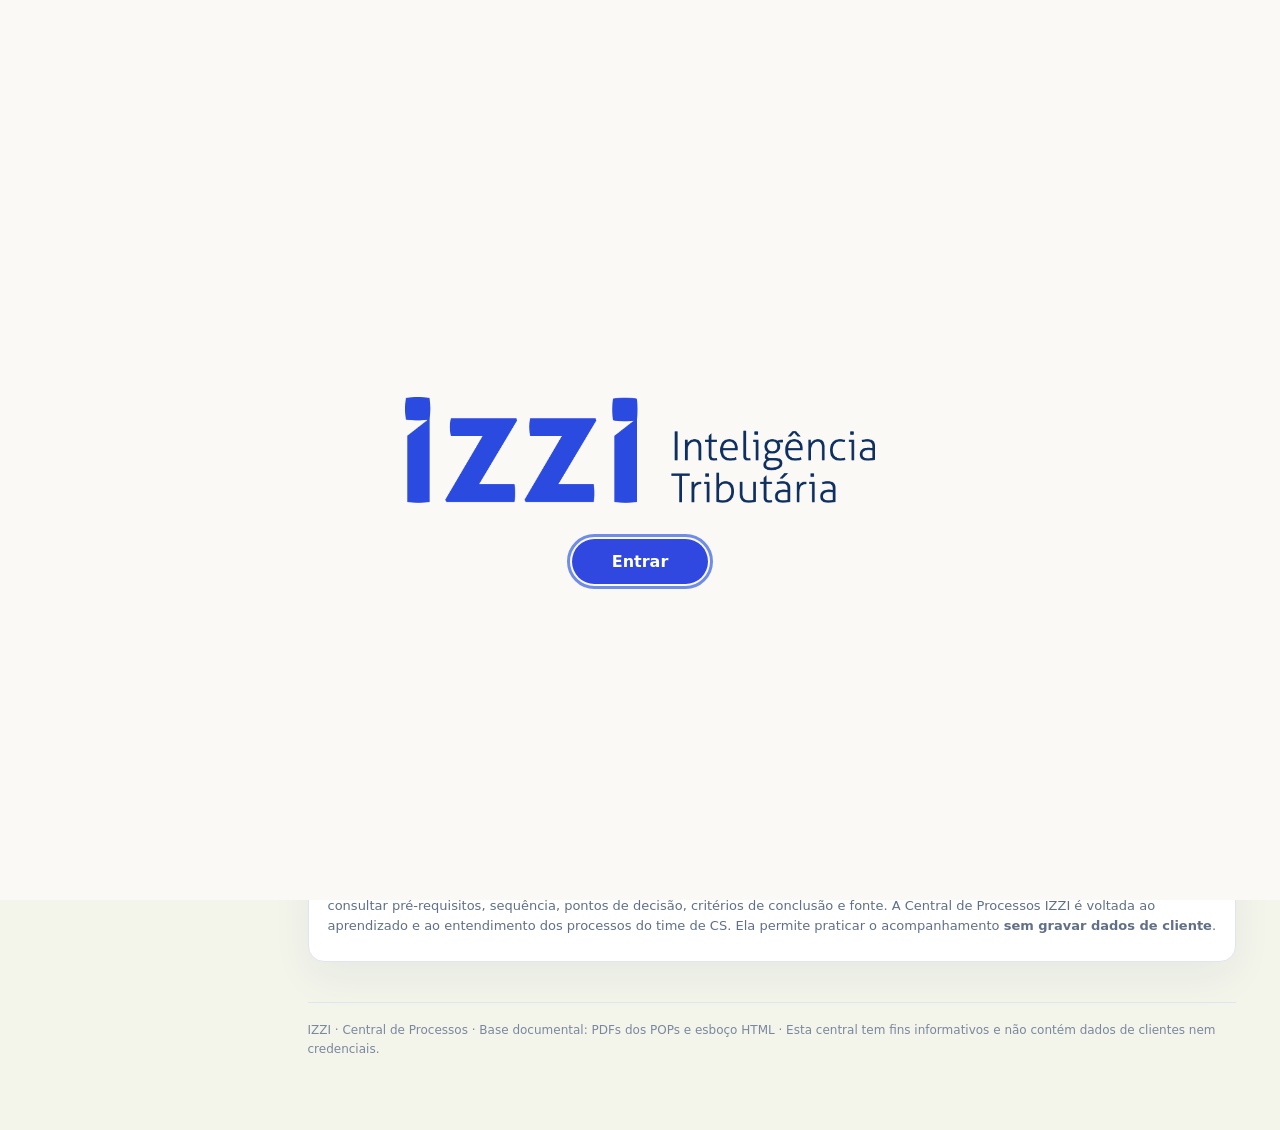
<file: index.html>
<!DOCTYPE html>
<html lang="pt-BR">
<head>
  <!-- Metadados básicos do documento e configuração de viewport/tema -->
  <meta charset="utf-8">
  <meta name="viewport" content="width=device-width, initial-scale=1">
  <meta name="color-scheme" content="light">
  <title>IZZI | Central de Procedimentos Operacionais</title>
  <!-- Ícone exibido na aba do navegador -->
  <link rel="icon" type="image/svg+xml" href="assets/img/izzi-guia.svg">
  <!-- Folha de estilos principal -->
  <link rel="stylesheet" href="assets/css/styles.css">
</head>
<body>
  <!-- =====================================================================
       TELA DE CAPA (MODAL DE ENTRADA)
       Exibida ao abrir a página; o formulário com method="dialog" fecha o modal ao clicar em "Entrar".
       ===================================================================== -->
  <dialog id="capa" aria-label="Entrada da Central de POPs">
    <img src="assets/img/izzi-logo.png" alt="IZZI Inteligência Tributária">
    <form method="dialog">
      <button type="submit">Entrar</button>
    </form>
  </dialog>

  <!-- =====================================================================
       ESTRUTURA PRINCIPAL DA APLICAÇÃO (BARRA LATERAL + CONTEÚDO)
       ===================================================================== -->
  <div class="shell">
    <!-- Barra lateral fixa com a logomarca e o menu de navegação entre painéis -->
    <aside class="sidebar" aria-label="Navegação principal">
      <div class="marca">
        <img class="logotipo" src="assets/img/izzi-logo.png" alt="Izzi Inteligência Tributária">
        <p>CENTRAL DE PROCESSOS</p>
      </div>

      <div class="sidebar_grupo">Explorar o processo</div>

      <!-- Menu principal: cada botão possui data-painel correspondente ao id "painel_<nome>" -->
      <nav class="menu" id="menu" aria-label="Seções do painel">
        <button type="button" data-painel="visao" aria-current="page">
          <svg aria-hidden="true" focusable="false" viewBox="0 0 16 16">
            <path d="M1.5 7.5 8 2l6.5 5.5M3.5 6v8h9V6M7 14V9h2v5" />
          </svg>
          Visão geral
        </button>
        <button type="button" data-painel="pesquisa">
          <svg aria-hidden="true" focusable="false" viewBox="0 0 16 16">
            <circle cx="6.7" cy="6.7" r="4.6" />
            <path d="m10.2 10.2 4 4" />
          </svg>
          Pesquisa
        </button>
        <button type="button" data-painel="cadastro">
          <svg aria-hidden="true" focusable="false" viewBox="0 0 16 16">
            <rect x="1.5" y="3" width="13" height="10" rx="1.5" />
            <circle cx="5.5" cy="6.5" r="1.3" />
            <path d="M3.3 10.7q2.2-3 4.4 0M10 6h2M10 9h2" />
          </svg>
          1. Cadastro
        </button>
        <button type="button" data-painel="acessos">
          <svg aria-hidden="true" focusable="false" viewBox="0 0 16 16">
            <path d="M8 1.5 13.5 4v4c0 3-2.5 5.2-5.5 6.5C5 13.2 2.5 11 2.5 8V4Z" />
            <path d="m5.5 8 1.6 1.6 3.5-3.5" />
          </svg>
          2. Certificados e gov.br
        </button>
        <button type="button" data-painel="procuracoes">
          <svg aria-hidden="true" focusable="false" viewBox="0 0 16 16">
            <path d="M6 14H2.5V2H10l2 2v2M5 5h3M5 8h2M8 13l1-3 4-4 2 2-4 4Z" />
          </svg>
          3. Procurações
        </button>
        <button type="button" data-painel="empregador">
          <svg aria-hidden="true" focusable="false" viewBox="0 0 16 16">
            <rect x="1.5" y="5" width="13" height="9" rx="1.5" />
            <path d="M5.5 5V3h5v2M2 8.5q6 3 12 0M8 9.5V11" />
          </svg>
          4. Empregador Web
        </button>
        <button type="button" data-painel="conferencia">
          <svg aria-hidden="true" focusable="false" viewBox="0 0 16 16">
            <rect x="2" y="2" width="12" height="12" rx="2" />
            <path d="m4.5 8 2.3 2.4 4.8-5" />
          </svg>
          5. Conferência
        </button>
        <button type="button" data-painel="regras">
          <svg aria-hidden="true" focusable="false" viewBox="0 0 16 16">
            <path d="M3 14V2q2.5-1 5 .4t5-.1v7q-2.5 1.4-5 .1T3 9" />
          </svg>
          Regras e pendências
        </button>
        <button type="button" data-painel="fontes">
          <svg aria-hidden="true" focusable="false" viewBox="0 0 16 16">
            <path d="M8 4q-2.5-2-6.5-1v9q4-1 6.5 1 2.5-2 6.5-1V3q-4-1-6.5 1Zm0 0v9" />
          </svg>
          Biblioteca documental
        </button>
      </nav>
    </aside>

    <!-- Área principal onde os painéis são alternados dinamicamente -->
    <main class="main" id="conteudo">
      <!-- Cabeçalho superior com título da central e espaço (#ferramentas) para a barra de busca da aba ativa -->
      <header class="topo">
        <div>
          <span class="sobretitulo">Operações · Customer Success</span>
          <h1>Entrada e habilitação de novos clientes</h1>
          <p>Um fluxo único para consultar o passo a passo, entender dependências, identificar exceções e conferir
            atividades.</p>
        </div>
        <div class="topo_acoes">
          <span class="versao">Consolidação documental · versão de trabalho</span>
          <div id="ferramentas"></div>
        </div>
      </header>

      <!-- PAINEL: Visão Geral (Mapa das 5 fases, ordem de execução, exceções e guia de uso) -->
      <section id="painel_visao" class="painel ativo" aria-label="Visão geral">
        <div class="secao_titulo">
          <h2>Mapa do processo</h2>
          <p>Selecione uma fase para consultar as instruções</p>
        </div>

        <!-- Botões de atalho rápido para cada uma das 5 fases -->
        <div class="fluxo">
          <button class="fase" data-destino="cadastro">
            <span class="fase_num">FASE 01</span>
            <strong>Entrada e cadastros</strong>
            <small>Slack · CNPJ · Domínio · Notion · Gestta · contatos</small>
          </button>
          <button class="fase" data-destino="acessos">
            <span class="fase_num">FASE 02</span>
            <strong>Certificados e acessos</strong>
            <small>Disponibilidade · instalação · gov.br</small>
          </button>
          <button class="fase" data-destino="procuracoes">
            <span class="fase_num">FASE 03</span>
            <strong>Procurações</strong>
            <small>RFB → DET → SEFAZ-DF → Conectividade</small>
          </button>
          <button class="fase" data-destino="empregador">
            <span class="fase_num">FASE 04</span>
            <strong>Empregador Web</strong>
            <small>Aplicabilidade · procuração · reset</small>
          </button>
          <button class="fase" data-destino="conferencia">
            <span class="fase_num">FASE 05</span>
            <strong>Conferência final</strong>
            <small>Prazos · evidências · encerramento</small>
          </button>
        </div>

        <!-- Cartões de fluxo principal e ramos/exceções -->
        <div class="dividido">
          <div class="cartao">
            <h3>Ordem principal de execução</h3>
            <div class="caminho">
              <span>Slack</span><b>→</b>
              <span>CNPJ</span><b>→</b>
              <span>Domínio</span><b>→</b>
              <span>Jornada, Base e Notion</span><b>→</b>
              <span>Cliente / documentos</span><b>→</b>
              <span>Certificado</span><b>→</b>
              <span>Procurações</span><b>→</b>
              <span>Conferir</span>
            </div>
            <p>O contato com a contabilidade anterior começa assim que o e-mail é confirmado. A gestão de pendências
              acompanha todas as etapas, e processos independentes podem avançar simultaneamente.</p>
          </div>

          <div class="cartao">
            <h3>Ramos e exceções</h3>
            <div class="regra_fluxo">
              <div><strong>gov.br exige verificação?</strong> Solicitar confirmação autorizada; enquanto aguarda,
                adiantar SEFAZ-DF/Conectividade quando possível.</div>
              <div><strong>Cliente fora do DF?</strong> O POP Agência Net/SEFAZ-DF não se aplica; outros entes ainda
                carecem de instruções.</div>
              <div><strong>Empregador Web inacessível?</strong> Seguir o reset pelo Portal do Cidadão quando o cadastro
                anterior estiver inacessível.</div>
            </div>
          </div>
        </div>

        <div class="secao_titulo">
          <h2>Como utilizar</h2>
        </div>
        <div class="cartao">
          <p>Abra uma fase no menu lateral. Pesquise por nome, sistema, documento ou expressão do procedimento. Expanda
            uma etapa para consultar pré-requisitos, sequência, pontos de decisão, critérios de conclusão e fonte. A
            Central de Processos IZZI é voltada ao aprendizado e ao entendimento dos processos do time de CS. Ela
            permite praticar o acompanhamento <strong>sem gravar dados de cliente</strong>.</p>
        </div>
      </section>

      <!-- PAINEL: Pesquisa Global (busca em procedimentos, visão geral, regras, biblioteca documental e fluxogramas) -->
      <section id="painel_pesquisa" class="painel" aria-label="Pesquisa">
        <div class="cabecalho-pesquisa">
          <h2>Pesquisa</h2>
          <label class="alternar-biblioteca">
            <span>Biblioteca documental</span>
            <input id="incluir_biblioteca" type="checkbox" role="switch"
              aria-label="Incluir Biblioteca Documental na pesquisa">
          </label>
        </div>
        <label class="busca">
          <input id="consulta_geral" type="search" placeholder="Pesquisar tarefas e procedimentos"
            aria-label="Pesquisar tarefas e procedimentos">
        </label>
        <p id="total_geral" role="status"></p>
        <div id="achados"></div>
      </section>

      <!-- PAINEL: Fase 1 - Cadastro (as etapas são preenchidas via JS em #etapas_cadastro) -->
      <section id="painel_cadastro" class="painel" aria-label="Cadastro de novos clientes">
        <div class="secao_titulo">
          <h2>1. Entrada, cadastro e comunicação</h2>
          <p>Execução inicial · atividades da equipe e dependências externas</p>
        </div>
        <div class="filtros" data-filtros="cadastro"></div>
        <div class="resultado_busca" id="resultado_cadastro"></div>
        <div class="etapas" id="etapas_cadastro"></div>
      </section>

      <!-- PAINEL: Fase 2 - Certificados e autenticação -->
      <section id="painel_acessos" class="painel" aria-label="Certificados e autenticação">
        <div class="secao_titulo">
          <h2>2. Certificados e autenticação</h2>
          <p>Etapas de suporte às procurações · condicionais</p>
        </div>
        <div class="filtros" data-filtros="acessos"></div>
        <div class="resultado_busca" id="resultado_acessos"></div>
        <div class="etapas" id="etapas_acessos"></div>
      </section>

      <!-- PAINEL: Fase 3 - Procurações -->
      <section id="painel_procuracoes" class="painel" aria-label="Procurações">
        <div class="secao_titulo">
          <h2>3. Procurações e autorizações</h2>
          <p>Prioridade operacional RFB → DET/FGTS → SEFAZ-DF → Conectividade Social</p>
        </div>
        <div class="filtros" data-filtros="procuracoes"></div>
        <div class="resultado_busca" id="resultado_procuracoes"></div>
        <div class="etapas" id="etapas_procuracoes"></div>
      </section>

      <!-- PAINEL: Fase 4 - Empregador Web -->
      <section id="painel_empregador" class="painel" aria-label="Empregador Web">
        <div class="secao_titulo">
          <h2>4. Empregador Web</h2>
          <p>Cadastro e procuração; resets são alternativas condicionais</p>
        </div>
        <div class="filtros" data-filtros="empregador"></div>
        <div class="resultado_busca" id="resultado_empregador"></div>
        <div class="etapas" id="etapas_empregador"></div>
      </section>

      <!-- PAINEL: Fase 5 - Conferência e acompanhamento -->
      <section id="painel_conferencia" class="painel" aria-label="Conferência e acompanhamento">
        <div class="secao_titulo">
          <h2>5. Conferência e acompanhamento</h2>
          <p>Pendências contínuas, critérios de conclusão e evidências</p>
        </div>
        <div class="filtros" data-filtros="conferencia"></div>
        <div class="resultado_busca" id="resultado_conferencia"></div>
        <div class="etapas" id="etapas_conferencia"></div>
      </section>

      <!-- PAINEL: Regras gerais e pendências de definição interna -->
      <section id="painel_regras" class="painel" aria-label="Regras gerais e pendências">
        <div class="secao_titulo">
          <h2>Regras gerais e decisões pendentes</h2>
          <p>Conflitos documentais apresentados sem solução arbitrária</p>
        </div>
        <div class="painel_texto">
          <h2>Regras de trabalho extraídas do material</h2>
          <ul>
            <li><strong>Prazo:</strong> priorizar ações internas dentro de 24 horas a partir da Comunicação de Entrada.
              A contagem em horas corridas ou úteis não foi definida.</li>
            <li><strong>Ordem:</strong> RFB e DET/FGTS são priorizadas. Se a verificação gov.br bloquear, adiante
              Agência Net/SEFAZ-DF e Conectividade, quando aplicáveis.</li>
            <li><strong>Verificação gov.br:</strong> solicitar confirmação adicional somente se o portal exigir. Não
              arquivar códigos, senhas ou códigos de recuperação.</li>
            <li><strong>Procurações:</strong> conferir a existência de autorizações anteriores, os poderes concedidos e
              a validade. Nunca apagar ou substituir sem autorização.</li>
            <li><strong>SEFAZ-DF:</strong> procedimento Agência Net aplica-se aos clientes do Distrito Federal; para
              outras UFs não há passo a passo completo nos arquivos.</li>
            <li><strong>Atividades:</strong> marcar “OK” somente depois de confirmar execução e evidência aplicável.
              “Impedimento” não significa conclusão.</li>
          </ul>
        </div>
        <div class="secao_titulo">
          <h2>Pendências de definição interna</h2>
          <p><span id="qtd_pendencias"></span> pontos mapeados</p>
        </div>
        <!-- Preenchido dinamicamente pelo JS com base em dados_operacionais.pendencias -->
        <div id="lista_pendencias"></div>
      </section>

      <!-- PAINEL: Biblioteca Documental (POPs originais em PDF e transcrições por página) -->
      <section id="painel_fontes" class="painel" aria-label="Biblioteca documental">
        <div class="secao_titulo">
          <h2>Biblioteca documental</h2>
          <p>16 POPs originais e 1 rascunho · conteúdo integral</p>
        </div>
        <div class="painel_texto">
          <p>Consulte o texto integral de cada POP, separado por página, ou abra o PDF original para visualizar a
            diagramação, as imagens e os links do documento. A busca inclui todo o texto, inclusive endereço, telefone e
            e-mail. Os nomes dos documentos foram sincronizados com o Drive; nos arquivos locais, barras foram
            substituídas por hífens para compatibilidade com o Windows. O conteúdo dos PDFs foi preservado.
            O rascunho é um texto complementar enviado na conversa.</p>
        </div>
        <div class="filtros">
          <label class="busca">
            <span>⌕</span>
            <input id="busca_fontes" type="search" placeholder="Buscar nome ou texto dos PDFs"
              aria-label="Buscar na biblioteca documental">
          </label>
        </div>
        <!-- Lista de documentos renderizada pelo JS em preencher_fontes() -->
        <div id="lista_fontes"></div>
      </section>

      <!-- Rodapé informativo da página -->
      <footer class="rodape">IZZI · Central de Processos · Base documental: PDFs dos POPs e esboço HTML · Esta central
        tem fins informativos e não contém dados de clientes nem credenciais.</footer>
    </main>
  </div>
  <!-- Base de dados operacionais e lógica da aplicação -->
  <script src="assets/js/dados.js"></script>
  <script src="assets/js/app.js"></script>
</body>
</html>
</file>
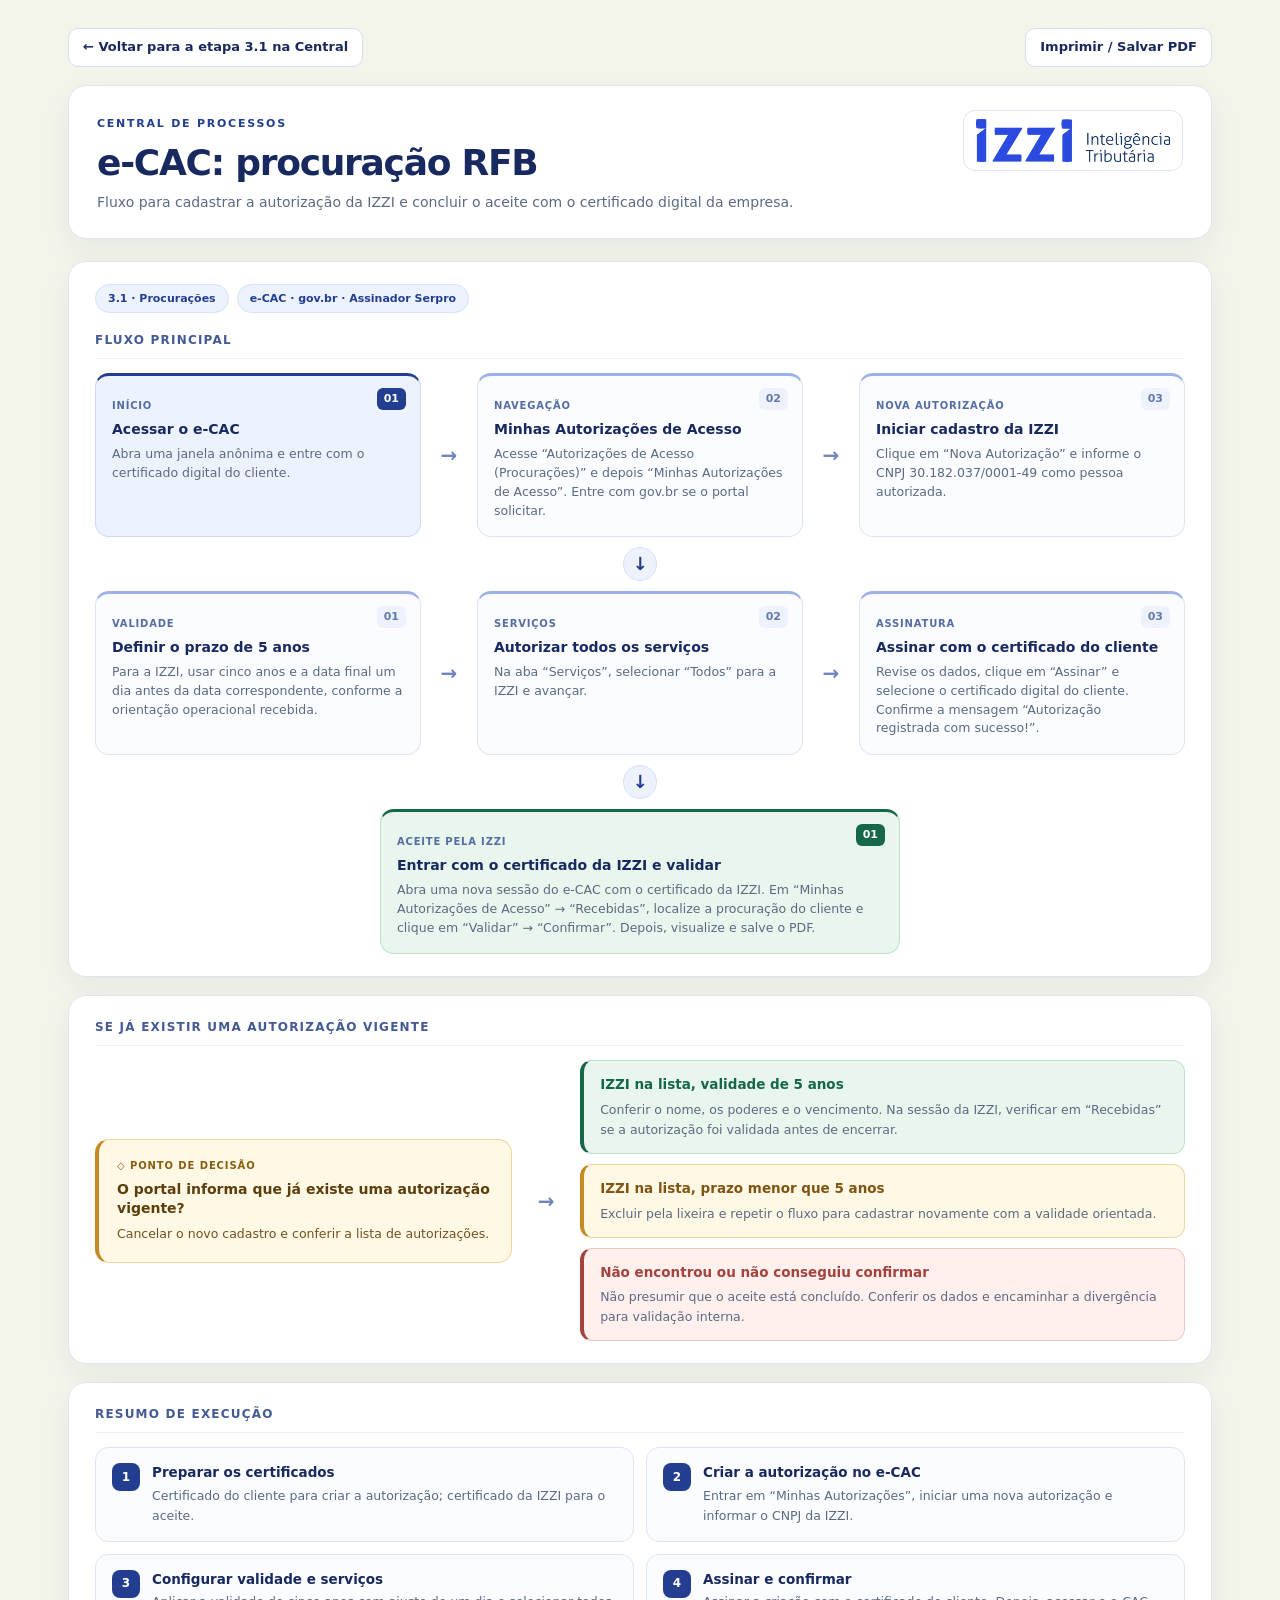
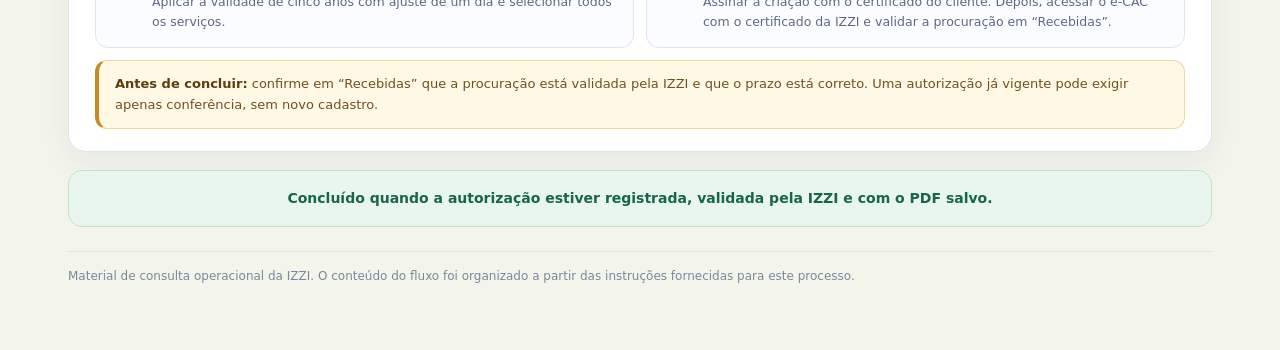
<file: fluxogramas/3.1-fluxograma-ecac-procuracao-rfb.html>
<!DOCTYPE html>
<html lang="pt-BR">
  <head>
    <meta charset="utf-8">
    <meta name="viewport" content="width=device-width,initial-scale=1">
    <meta name="color-scheme" content="light">
    <title>IZZI | Fluxograma e-CAC · Procuração RFB</title>
    <link rel="stylesheet" href="../assets/css/fluxograma.css">
    <link rel="icon" type="image/svg+xml" href="../assets/img/izzi-guia.svg">
  </head>
  <body>
    <main class="main">
      <nav class="barra_topo" aria-label="Navegação do fluxograma">
        <a class="btn_acao" href="../index.html#procuracao_rfb">← Voltar para a etapa 3.1 na Central</a>
        <button type="button" class="btn_acao" onclick="window.print()">Imprimir / Salvar PDF</button>
      </nav>
      <header class="topo">
        <div>
          <span class="sobretitulo">Central de processos</span>
          <h1>e-CAC: procuração RFB</h1>
          <p>Fluxo para cadastrar a autorização da IZZI e concluir o aceite com o certificado digital da empresa.</p>
        </div>
        <img class="marca" src="../assets/img/izzi-logo.png" alt="Izzi Inteligência Tributária">
      </header>
      <section class="cartao">
        <div class="meta">
          <span class="pill">3.1 · Procurações</span>
          <span class="pill">e-CAC · gov.br · Assinador Serpro</span>
        </div>
        <h2 class="subtitulo">Fluxo principal</h2>
        <div class="flow">
          <div class="node start">
            <span class="tag">Início</span>
            <strong>Acessar o e-CAC</strong>
            <p>Abra uma janela anônima e entre com o certificado digital do cliente.</p>
          </div>
          <div class="arrow" aria-hidden="true">
            →
          </div>
          <div class="node">
            <span class="tag">Navegação</span>
            <strong>Minhas Autorizações de Acesso</strong>
            <p>Acesse “Autorizações de Acesso (Procurações)” e depois “Minhas Autorizações de Acesso”. Entre com gov.br se o portal solicitar.</p>
          </div>
          <div class="arrow" aria-hidden="true">
            →
          </div>
          <div class="node">
            <span class="tag">Nova autorização</span>
            <strong>Iniciar cadastro da IZZI</strong>
            <p>Clique em “Nova Autorização” e informe o CNPJ 30.182.037/0001-49 como pessoa autorizada.</p>
          </div>
        </div>
        <div class="arrow_down" aria-hidden="true">
          ↓
        </div>
        <div class="flow">
          <div class="node">
            <span class="tag">Validade</span>
            <strong>Definir o prazo de 5 anos</strong>
            <p>Para a IZZI, usar cinco anos e a data final um dia antes da data correspondente, conforme a orientação operacional recebida.</p>
          </div>
          <div class="arrow" aria-hidden="true">
            →
          </div>
          <div class="node">
            <span class="tag">Serviços</span>
            <strong>Autorizar todos os serviços</strong>
            <p>Na aba “Serviços”, selecionar “Todos” para a IZZI e avançar.</p>
          </div>
          <div class="arrow" aria-hidden="true">
            →
          </div>
          <div class="node">
            <span class="tag">Assinatura</span>
            <strong>Assinar com o certificado do cliente</strong>
            <p>Revise os dados, clique em “Assinar” e selecione o certificado digital do cliente. Confirme a mensagem “Autorização registrada com sucesso!”.</p>
          </div>
        </div>
        <div class="arrow_down" aria-hidden="true">
          ↓
        </div>
        <div class="node end">
          <span class="tag">Aceite pela IZZI</span>
          <strong>Entrar com o certificado da IZZI e validar</strong>
          <p>Abra uma nova sessão do e-CAC com o certificado da IZZI. Em “Minhas Autorizações de Acesso” → “Recebidas”, localize a procuração do cliente e clique em “Validar” → “Confirmar”. Depois, visualize e salve o PDF.</p>
        </div>
      </section>
      <section class="cartao">
        <h2 class="subtitulo">Se já existir uma autorização vigente</h2>
        <div class="branch">
          <div class="decision">
            <strong>O portal informa que já existe uma autorização vigente?</strong>
            <p>Cancelar o novo cadastro e conferir a lista de autorizações.</p>
          </div>
          <div class="arrow" aria-hidden="true">
            →
          </div>
          <div class="routes">
            <div class="route ok">
              <b>IZZI na lista, validade de 5 anos</b>
              <p>Conferir o nome, os poderes e o vencimento. Na sessão da IZZI, verificar em “Recebidas” se a autorização foi validada antes de encerrar.</p>
            </div>
            <div class="route warn">
              <b>IZZI na lista, prazo menor que 5 anos</b>
              <p>Excluir pela lixeira e repetir o fluxo para cadastrar novamente com a validade orientada.</p>
            </div>
            <div class="route stop">
              <b>Não encontrou ou não conseguiu confirmar</b>
              <p>Não presumir que o aceite está concluído. Conferir os dados e encaminhar a divergência para validação interna.</p>
            </div>
          </div>
        </div>
      </section>
      <section class="cartao">
        <h2 class="subtitulo">Resumo de execução</h2>
        <div class="steps">
          <div class="step">
            <span class="num">1</span>
            <div>
              <b>Preparar os certificados</b>
              <p>Certificado do cliente para criar a autorização; certificado da IZZI para o aceite.</p>
            </div>
          </div>
          <div class="step">
            <span class="num">2</span>
            <div>
              <b>Criar a autorização no e-CAC</b>
              <p>Entrar em “Minhas Autorizações”, iniciar uma nova autorização e informar o CNPJ da IZZI.</p>
            </div>
          </div>
          <div class="step">
            <span class="num">3</span>
            <div>
              <b>Configurar validade e serviços</b>
              <p>Aplicar a validade de cinco anos com ajuste de um dia e selecionar todos os serviços.</p>
            </div>
          </div>
          <div class="step">
            <span class="num">4</span>
            <div>
              <b>Assinar e confirmar</b>
              <p>Assinar a criação com o certificado do cliente. Depois, acessar o e-CAC com o certificado da IZZI e validar a procuração em “Recebidas”.</p>
            </div>
          </div>
        </div>
        <div class="note">
          <strong>Antes de concluir:</strong>
          confirme em “Recebidas” que a procuração está validada pela IZZI e que o prazo está correto. Uma autorização já vigente pode exigir apenas conferência, sem novo cadastro.
        </div>
      </section>
      <div class="endbar">
        Concluído quando a autorização estiver registrada, validada pela IZZI e com o PDF salvo.
      </div>
      <footer class="foot">Material de consulta operacional da IZZI. O conteúdo do fluxo foi organizado a partir das instruções fornecidas para este processo.</footer>
    </main>
  </body>
</html>
</file>
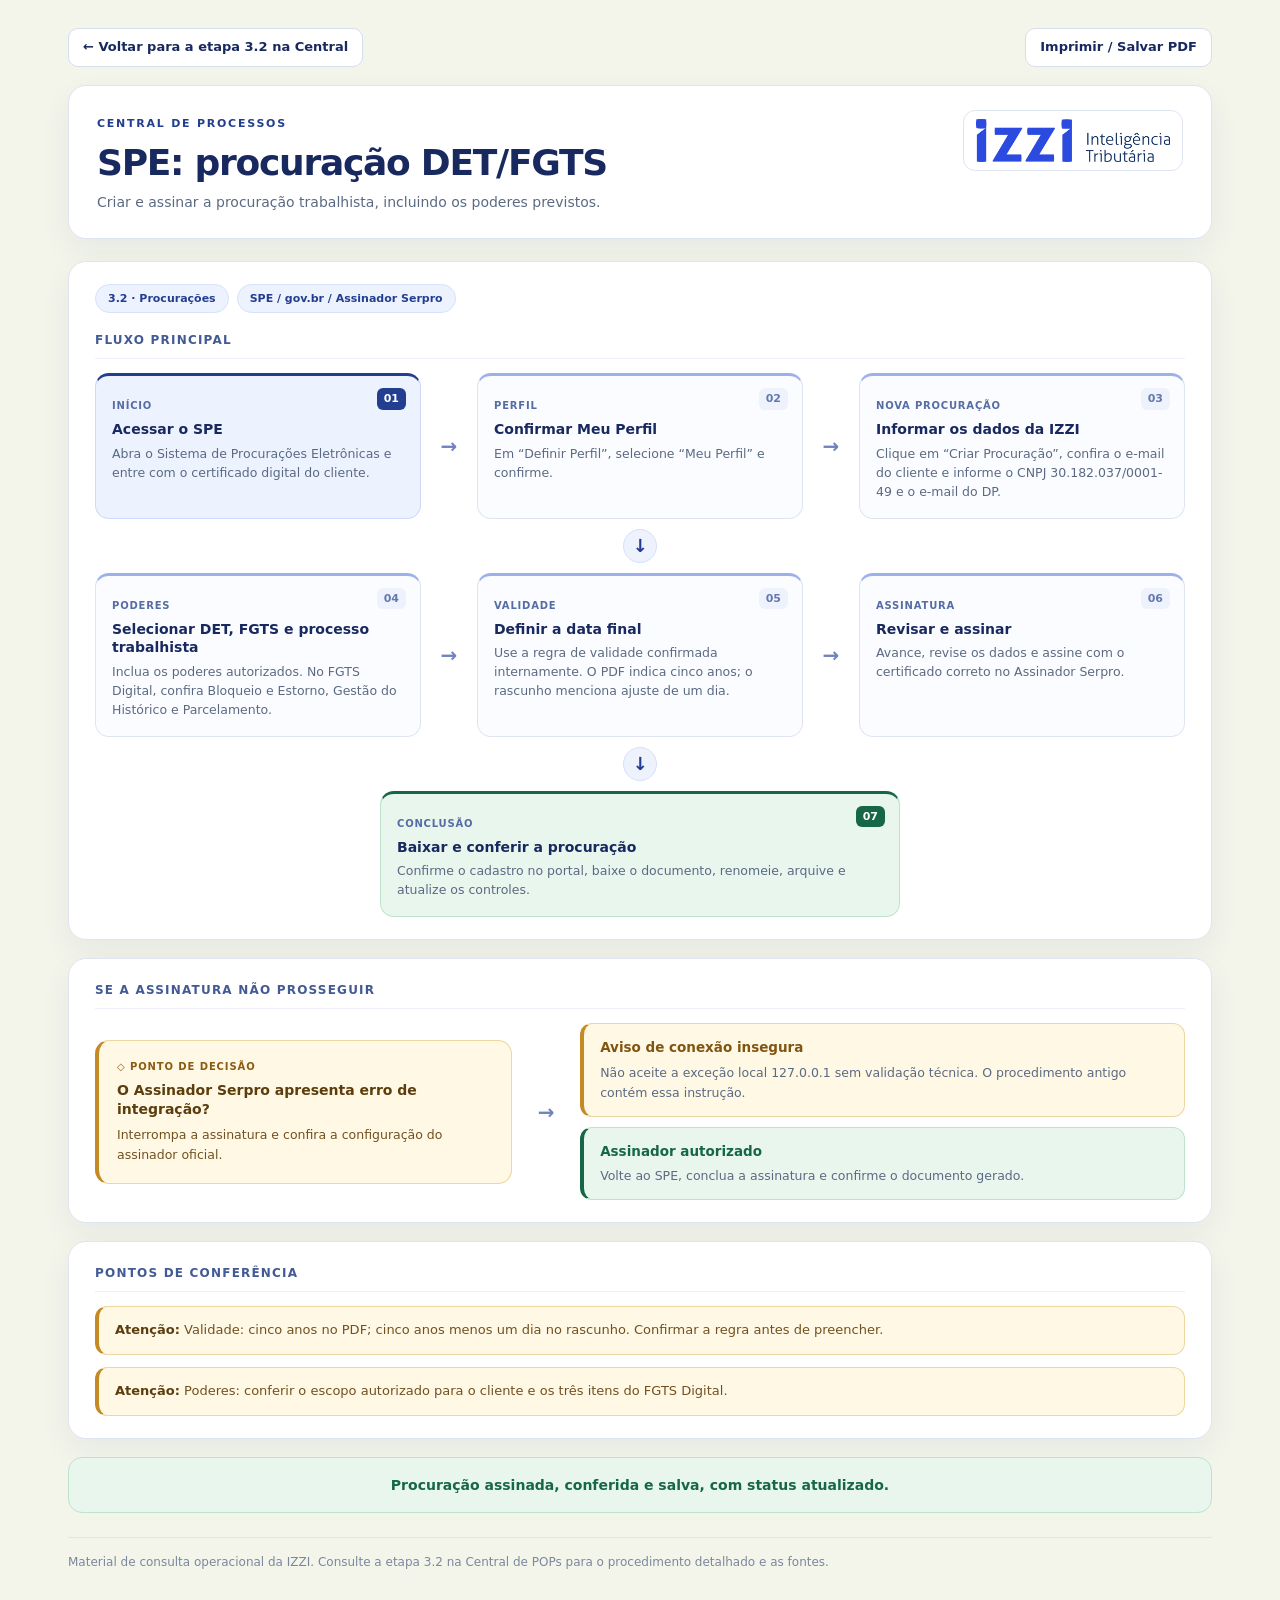
<file: fluxogramas/3.2-fluxograma-spe-procuracao-det-fgts.html>
<!DOCTYPE html>
<html lang="pt-BR">
  <head>
    <meta charset="utf-8">
    <meta name="viewport" content="width=device-width,initial-scale=1">
    <meta name="color-scheme" content="light">
    <title>IZZI | Fluxograma SPE: procuração DET/FGTS</title>
    <link rel="stylesheet" href="../assets/css/fluxograma.css">
    <link rel="icon" type="image/svg+xml" href="../assets/img/izzi-guia.svg">
  </head>
  <body>
    <main class="main">
      <nav class="barra_topo" aria-label="Navegação do fluxograma">
        <a class="btn_acao" href="../index.html#procuracao_det">← Voltar para a etapa 3.2 na Central</a>
        <button type="button" class="btn_acao" onclick="window.print()">Imprimir / Salvar PDF</button>
      </nav>
      <header class="topo">
        <div>
          <span class="sobretitulo">Central de processos</span>
          <h1>SPE: procuração DET/FGTS</h1>
          <p>Criar e assinar a procuração trabalhista, incluindo os poderes previstos.</p>
        </div>
        <img class="marca" src="../assets/img/izzi-logo.png" alt="Izzi Inteligência Tributária">
      </header>
      <section class="cartao">
        <div class="meta">
          <span class="pill">3.2 · Procurações</span>
          <span class="pill">SPE / gov.br / Assinador Serpro</span>
        </div>
        <h2 class="subtitulo">Fluxo principal</h2>
        <div class="fluxo_container">
          <div class="flow">
            <div class="node start">
              <span class="tag">Início</span>
              <strong>Acessar o SPE</strong>
              <p>Abra o Sistema de Procurações Eletrônicas e entre com o certificado digital do cliente.</p>
            </div>
            <div class="arrow" aria-hidden="true">
              →
            </div>
            <div class="node ">
              <span class="tag">Perfil</span>
              <strong>Confirmar Meu Perfil</strong>
              <p>Em “Definir Perfil”, selecione “Meu Perfil” e confirme.</p>
            </div>
            <div class="arrow" aria-hidden="true">
              →
            </div>
            <div class="node ">
              <span class="tag">Nova procuração</span>
              <strong>Informar os dados da IZZI</strong>
              <p>Clique em “Criar Procuração”, confira o e-mail do cliente e informe o CNPJ 30.182.037/0001-49 e o e-mail do DP.</p>
            </div>
          </div>
          <div class="arrow_down" aria-hidden="true">
            ↓
          </div>
          <div class="flow">
            <div class="node ">
              <span class="tag">Poderes</span>
              <strong>Selecionar DET, FGTS e processo trabalhista</strong>
              <p>Inclua os poderes autorizados. No FGTS Digital, confira Bloqueio e Estorno, Gestão do Histórico e Parcelamento.</p>
            </div>
            <div class="arrow" aria-hidden="true">
              →
            </div>
            <div class="node ">
              <span class="tag">Validade</span>
              <strong>Definir a data final</strong>
              <p>Use a regra de validade confirmada internamente. O PDF indica cinco anos; o rascunho menciona ajuste de um dia.</p>
            </div>
            <div class="arrow" aria-hidden="true">
              →
            </div>
            <div class="node ">
              <span class="tag">Assinatura</span>
              <strong>Revisar e assinar</strong>
              <p>Avance, revise os dados e assine com o certificado correto no Assinador Serpro.</p>
            </div>
          </div>
          <div class="arrow_down" aria-hidden="true">
            ↓
          </div>
          <div class="node end">
            <span class="tag">Conclusão</span>
            <strong>Baixar e conferir a procuração</strong>
            <p>Confirme o cadastro no portal, baixe o documento, renomeie, arquive e atualize os controles.</p>
          </div>
        </div>
      </section>
      <section class="cartao">
        <h2 class="subtitulo">Se a assinatura não prosseguir</h2>
        <div class="branch">
          <div class="decision">
            <strong>O Assinador Serpro apresenta erro de integração?</strong>
            <p>Interrompa a assinatura e confira a configuração do assinador oficial.</p>
          </div>
          <div class="arrow" aria-hidden="true">
            →
          </div>
          <div class="routes">
            <div class="route warn">
              <b>Aviso de conexão insegura</b>
              <p>Não aceite a exceção local 127.0.0.1 sem validação técnica. O procedimento antigo contém essa instrução.</p>
            </div>
            <div class="route ok">
              <b>Assinador autorizado</b>
              <p>Volte ao SPE, conclua a assinatura e confirme o documento gerado.</p>
            </div>
          </div>
        </div>
      </section>
      <section class="cartao">
        <h2 class="subtitulo">Pontos de conferência</h2>
        <div class="note">
          <strong>Atenção:</strong>
          Validade: cinco anos no PDF; cinco anos menos um dia no rascunho. Confirmar a regra antes de preencher.
        </div>
        <div class="note">
          <strong>Atenção:</strong>
          Poderes: conferir o escopo autorizado para o cliente e os três itens do FGTS Digital.
        </div>
      </section>
      <div class="endbar">
        Procuração assinada, conferida e salva, com status atualizado.
      </div>
      <footer class="foot">Material de consulta operacional da IZZI. Consulte a etapa 3.2 na Central de POPs para o procedimento detalhado e as fontes.</footer>
    </main>
  </body>
</html>
</file>
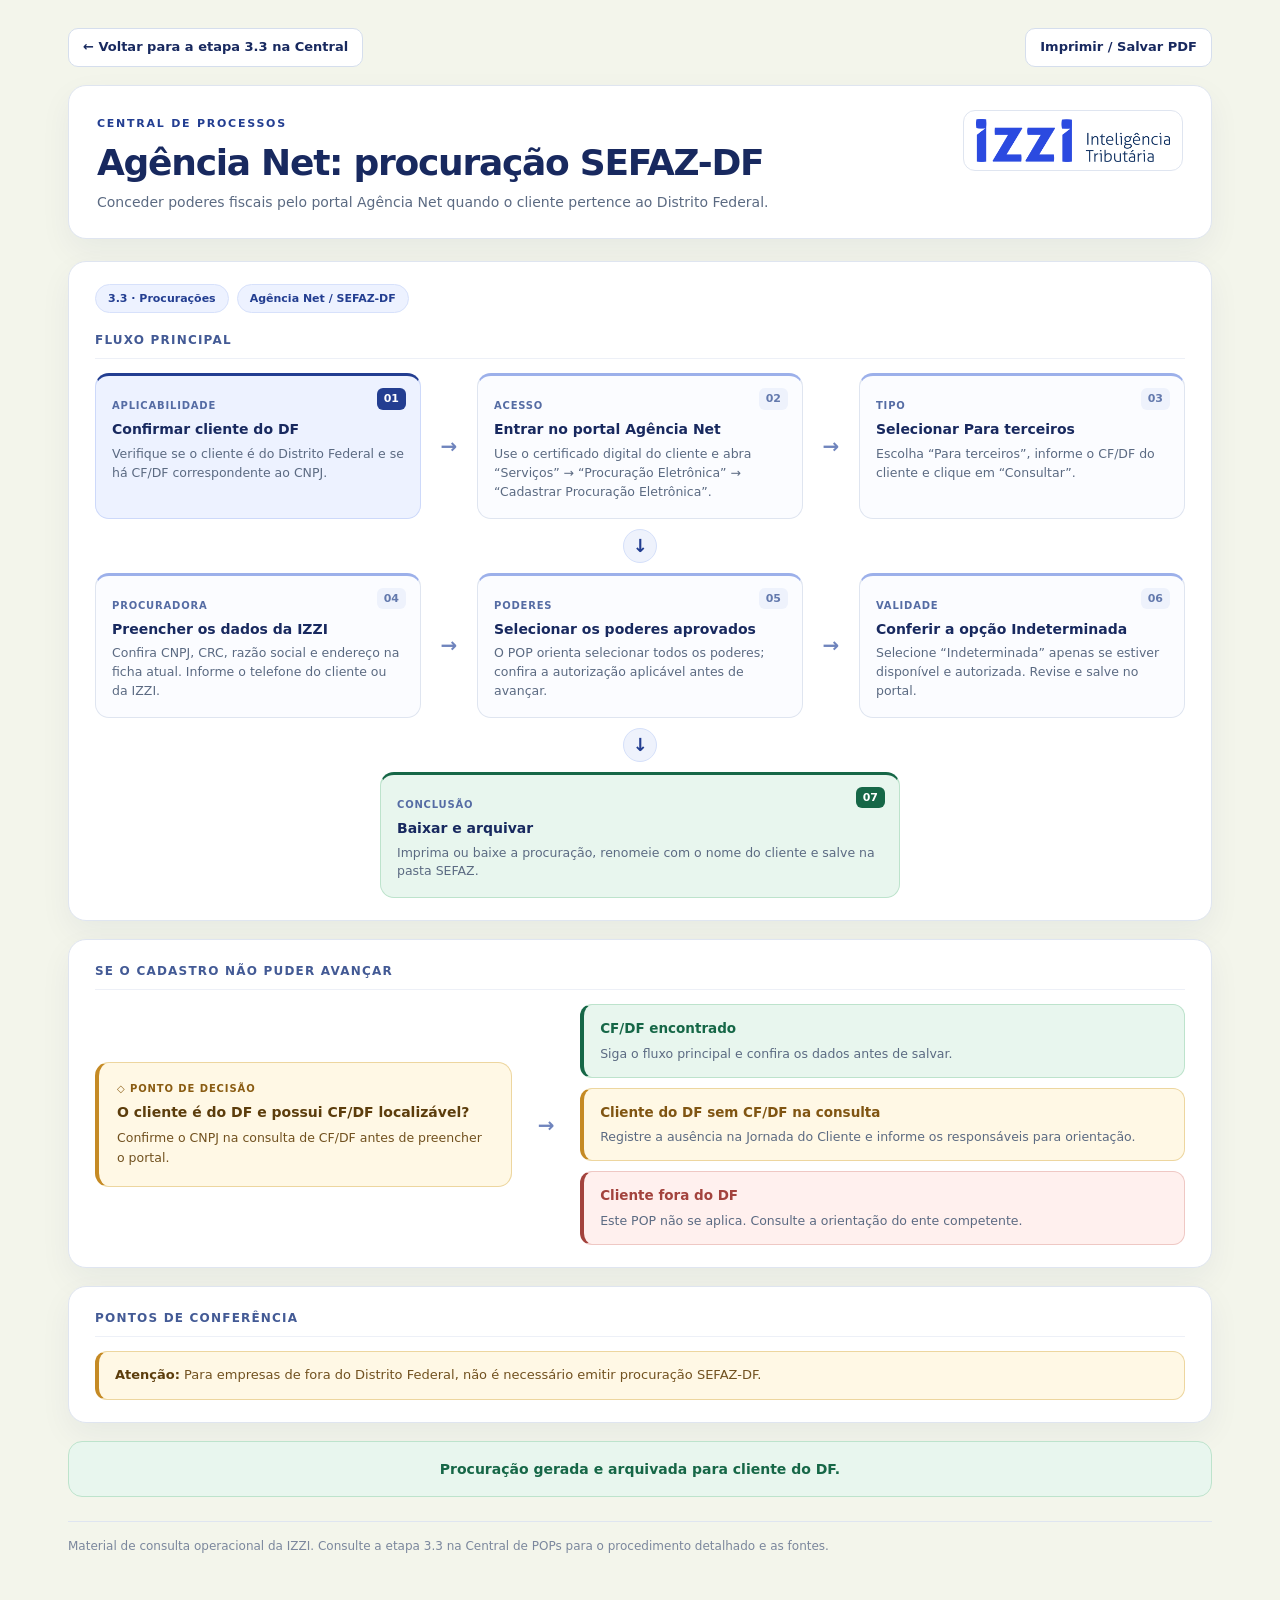
<file: fluxogramas/3.3-fluxograma-agencia-net-sefaz-df.html>
<!DOCTYPE html>
<html lang="pt-BR">
  <head>
    <meta charset="utf-8">
    <meta name="viewport" content="width=device-width,initial-scale=1">
    <meta name="color-scheme" content="light">
    <title>IZZI | Fluxograma Agência Net: procuração SEFAZ-DF</title>
    <link rel="stylesheet" href="../assets/css/fluxograma.css">
    <link rel="icon" type="image/svg+xml" href="../assets/img/izzi-guia.svg">
  </head>
  <body>
    <main class="main">
      <nav class="barra_topo" aria-label="Navegação do fluxograma">
        <a class="btn_acao" href="../index.html#procuracao_sefaz">← Voltar para a etapa 3.3 na Central</a>
        <button type="button" class="btn_acao" onclick="window.print()">Imprimir / Salvar PDF</button>
      </nav>
      <header class="topo">
        <div>
          <span class="sobretitulo">Central de processos</span>
          <h1>Agência Net: procuração SEFAZ-DF</h1>
          <p>Conceder poderes fiscais pelo portal Agência Net quando o cliente pertence ao Distrito Federal.</p>
        </div>
        <img class="marca" src="../assets/img/izzi-logo.png" alt="Izzi Inteligência Tributária">
      </header>
      <section class="cartao">
        <div class="meta">
          <span class="pill">3.3 · Procurações</span>
          <span class="pill">Agência Net / SEFAZ-DF</span>
        </div>
        <h2 class="subtitulo">Fluxo principal</h2>
        <div class="fluxo_container">
          <div class="flow">
            <div class="node start">
              <span class="tag">Aplicabilidade</span>
              <strong>Confirmar cliente do DF</strong>
              <p>Verifique se o cliente é do Distrito Federal e se há CF/DF correspondente ao CNPJ.</p>
            </div>
            <div class="arrow" aria-hidden="true">
              →
            </div>
            <div class="node ">
              <span class="tag">Acesso</span>
              <strong>Entrar no portal Agência Net</strong>
              <p>Use o certificado digital do cliente e abra “Serviços” → “Procuração Eletrônica” → “Cadastrar Procuração Eletrônica”.</p>
            </div>
            <div class="arrow" aria-hidden="true">
              →
            </div>
            <div class="node ">
              <span class="tag">Tipo</span>
              <strong>Selecionar Para terceiros</strong>
              <p>Escolha “Para terceiros”, informe o CF/DF do cliente e clique em “Consultar”.</p>
            </div>
          </div>
          <div class="arrow_down" aria-hidden="true">
            ↓
          </div>
          <div class="flow">
            <div class="node ">
              <span class="tag">Procuradora</span>
              <strong>Preencher os dados da IZZI</strong>
              <p>Confira CNPJ, CRC, razão social e endereço na ficha atual. Informe o telefone do cliente ou da IZZI.</p>
            </div>
            <div class="arrow" aria-hidden="true">
              →
            </div>
            <div class="node ">
              <span class="tag">Poderes</span>
              <strong>Selecionar os poderes aprovados</strong>
              <p>O POP orienta selecionar todos os poderes; confira a autorização aplicável antes de avançar.</p>
            </div>
            <div class="arrow" aria-hidden="true">
              →
            </div>
            <div class="node ">
              <span class="tag">Validade</span>
              <strong>Conferir a opção Indeterminada</strong>
              <p>Selecione “Indeterminada” apenas se estiver disponível e autorizada. Revise e salve no portal.</p>
            </div>
          </div>
          <div class="arrow_down" aria-hidden="true">
            ↓
          </div>
          <div class="node end">
            <span class="tag">Conclusão</span>
            <strong>Baixar e arquivar</strong>
            <p>Imprima ou baixe a procuração, renomeie com o nome do cliente e salve na pasta SEFAZ.</p>
          </div>
        </div>
      </section>
      <section class="cartao">
        <h2 class="subtitulo">Se o cadastro não puder avançar</h2>
        <div class="branch">
          <div class="decision">
            <strong>O cliente é do DF e possui CF/DF localizável?</strong>
            <p>Confirme o CNPJ na consulta de CF/DF antes de preencher o portal.</p>
          </div>
          <div class="arrow" aria-hidden="true">
            →
          </div>
          <div class="routes">
            <div class="route ok">
              <b>CF/DF encontrado</b>
              <p>Siga o fluxo principal e confira os dados antes de salvar.</p>
            </div>
            <div class="route warn">
              <b>Cliente do DF sem CF/DF na consulta</b>
              <p>Registre a ausência na Jornada do Cliente e informe os responsáveis para orientação.</p>
            </div>
            <div class="route stop">
              <b>Cliente fora do DF</b>
              <p>Este POP não se aplica. Consulte a orientação do ente competente.</p>
            </div>
          </div>
        </div>
      </section>
      <section class="cartao">
        <h2 class="subtitulo">Pontos de conferência</h2>
        <div class="note">
          <strong>Atenção:</strong>
          Para empresas de fora do Distrito Federal, não é necessário emitir procuração SEFAZ-DF.
        </div>
      </section>
      <div class="endbar">
        Procuração gerada e arquivada para cliente do DF.
      </div>
      <footer class="foot">Material de consulta operacional da IZZI. Consulte a etapa 3.3 na Central de POPs para o procedimento detalhado e as fontes.</footer>
    </main>
  </body>
</html>
</file>
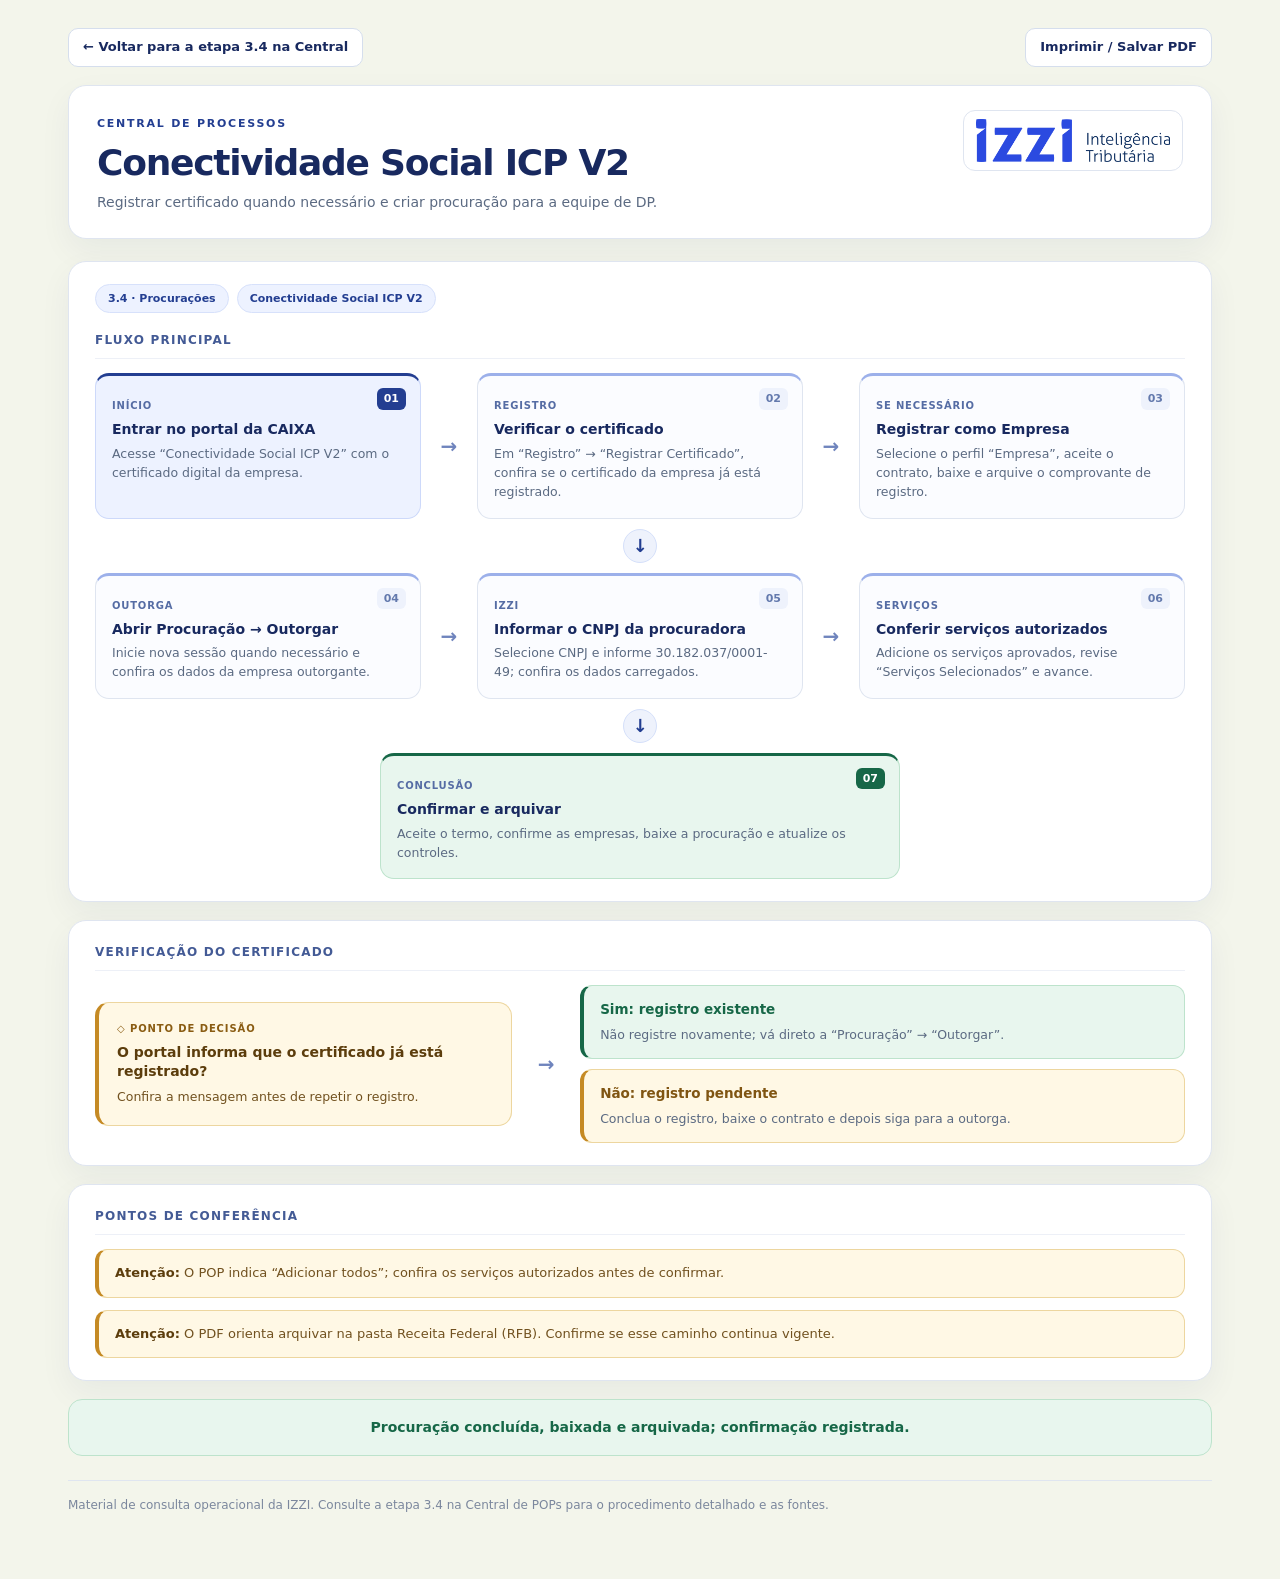
<file: fluxogramas/3.4-fluxograma-conectividade-social-icp-v2.html>
<!DOCTYPE html>
<html lang="pt-BR">
  <head>
    <meta charset="utf-8">
    <meta name="viewport" content="width=device-width,initial-scale=1">
    <meta name="color-scheme" content="light">
    <title>IZZI | Fluxograma Conectividade Social ICP V2</title>
    <link rel="stylesheet" href="../assets/css/fluxograma.css">
    <link rel="icon" type="image/svg+xml" href="../assets/img/izzi-guia.svg">
  </head>
  <body>
    <main class="main">
      <nav class="barra_topo" aria-label="Navegação do fluxograma">
        <a class="btn_acao" href="../index.html#procuracao_conectividade">← Voltar para a etapa 3.4 na Central</a>
        <button type="button" class="btn_acao" onclick="window.print()">Imprimir / Salvar PDF</button>
      </nav>
      <header class="topo">
        <div>
          <span class="sobretitulo">Central de processos</span>
          <h1>Conectividade Social ICP V2</h1>
          <p>Registrar certificado quando necessário e criar procuração para a equipe de DP.</p>
        </div>
        <img class="marca" src="../assets/img/izzi-logo.png" alt="Izzi Inteligência Tributária">
      </header>
      <section class="cartao">
        <div class="meta">
          <span class="pill">3.4 · Procurações</span>
          <span class="pill">Conectividade Social ICP V2</span>
        </div>
        <h2 class="subtitulo">Fluxo principal</h2>
        <div class="fluxo_container">
          <div class="flow">
            <div class="node start">
              <span class="tag">Início</span>
              <strong>Entrar no portal da CAIXA</strong>
              <p>Acesse “Conectividade Social ICP V2” com o certificado digital da empresa.</p>
            </div>
            <div class="arrow" aria-hidden="true">
              →
            </div>
            <div class="node ">
              <span class="tag">Registro</span>
              <strong>Verificar o certificado</strong>
              <p>Em “Registro” → “Registrar Certificado”, confira se o certificado da empresa já está registrado.</p>
            </div>
            <div class="arrow" aria-hidden="true">
              →
            </div>
            <div class="node ">
              <span class="tag">Se necessário</span>
              <strong>Registrar como Empresa</strong>
              <p>Selecione o perfil “Empresa”, aceite o contrato, baixe e arquive o comprovante de registro.</p>
            </div>
          </div>
          <div class="arrow_down" aria-hidden="true">
            ↓
          </div>
          <div class="flow">
            <div class="node ">
              <span class="tag">Outorga</span>
              <strong>Abrir Procuração → Outorgar</strong>
              <p>Inicie nova sessão quando necessário e confira os dados da empresa outorgante.</p>
            </div>
            <div class="arrow" aria-hidden="true">
              →
            </div>
            <div class="node ">
              <span class="tag">IZZI</span>
              <strong>Informar o CNPJ da procuradora</strong>
              <p>Selecione CNPJ e informe 30.182.037/0001-49; confira os dados carregados.</p>
            </div>
            <div class="arrow" aria-hidden="true">
              →
            </div>
            <div class="node ">
              <span class="tag">Serviços</span>
              <strong>Conferir serviços autorizados</strong>
              <p>Adicione os serviços aprovados, revise “Serviços Selecionados” e avance.</p>
            </div>
          </div>
          <div class="arrow_down" aria-hidden="true">
            ↓
          </div>
          <div class="node end">
            <span class="tag">Conclusão</span>
            <strong>Confirmar e arquivar</strong>
            <p>Aceite o termo, confirme as empresas, baixe a procuração e atualize os controles.</p>
          </div>
        </div>
      </section>
      <section class="cartao">
        <h2 class="subtitulo">Verificação do certificado</h2>
        <div class="branch">
          <div class="decision">
            <strong>O portal informa que o certificado já está registrado?</strong>
            <p>Confira a mensagem antes de repetir o registro.</p>
          </div>
          <div class="arrow" aria-hidden="true">
            →
          </div>
          <div class="routes">
            <div class="route ok">
              <b>Sim: registro existente</b>
              <p>Não registre novamente; vá direto a “Procuração” → “Outorgar”.</p>
            </div>
            <div class="route warn">
              <b>Não: registro pendente</b>
              <p>Conclua o registro, baixe o contrato e depois siga para a outorga.</p>
            </div>
          </div>
        </div>
      </section>
      <section class="cartao">
        <h2 class="subtitulo">Pontos de conferência</h2>
        <div class="note">
          <strong>Atenção:</strong>
          O POP indica “Adicionar todos”; confira os serviços autorizados antes de confirmar.
        </div>
        <div class="note">
          <strong>Atenção:</strong>
          O PDF orienta arquivar na pasta Receita Federal (RFB). Confirme se esse caminho continua vigente.
        </div>
      </section>
      <div class="endbar">
        Procuração concluída, baixada e arquivada; confirmação registrada.
      </div>
      <footer class="foot">Material de consulta operacional da IZZI. Consulte a etapa 3.4 na Central de POPs para o procedimento detalhado e as fontes.</footer>
    </main>
  </body>
</html>
</file>
<file: assets/css/styles.css>
/* ==========================================================================
   IZZI | Central de Procedimentos Operacionais — Folha de Estilos
   ========================================================================== */

/* Variáveis globais de cores e sombras da identidade visual IZZI */
:root {
  --azul: #233e91;
  --azul_escuro: #18295f;
  --lilas: #8c99e8;
  --lilas_claro: #e3f2fd;
  --fundo: #f3f5eb;
  --texto: #1b2744;
  --muted: #617088;
  --borda: #dfe5f0;
  --branco: #fff;
  --verde: #166747;
  --verde_claro: #e8f6ee;
  --amarelo: #805512;
  --amarelo_claro: #fff5db;
  --vermelho: #a3433d;
  --vermelho_claro: #fff0ee;
  --sombra: 0 15px 42px rgba(24, 41, 95, .055);
}

/* Reset básico e tipografia padrão */
* {
  box-sizing: border-box;
}

html {
  scroll-behavior: smooth;
}

body {
  margin: 0;
  min-height: 100vh;
  background: var(--fundo);
  color: var(--texto);
  font: 15px/1.6 system-ui, -apple-system, "Segoe UI", Roboto, Arial, sans-serif;
}

button,
input,
select {
  font: inherit;
}

button {
  cursor: pointer;
}

a {
  color: var(--azul);
}

/* Destaque de foco para acessibilidade via teclado */
button:focus-visible,
input:focus-visible,
select:focus-visible,
summary:focus-visible,
a:focus-visible {
  outline: 3px solid #6f8de8;
  outline-offset: 2px;
}

/* Estrutura geral: barra lateral fixa + área principal */
.shell {
  min-height: 100vh;
  display: grid;
  grid-template-columns: 264px minmax(0, 1fr);
}

/* Barra lateral (Sidebar) */
.sidebar {
  background: #ffffff;
  color: #193263;
  padding: 28px 16px;
  position: sticky;
  top: 0;
  height: 100vh;
  overflow-y: auto;
  border-right: 1px solid #e5e8e2;
}

/* Bloco da logomarca na barra lateral */
.marca {
  padding: 3px 14px 26px;
  border-bottom: 1px solid #e1e5df;
}

.logotipo {
  display: block;
  width: 176px;
  height: auto;
  max-width: 100%;
  margin: 2px 0 10px;
}

.marca p {
  font-size: 12px;
  margin: 7px 0 0;
  color: #566b8b;
}

.sidebar_grupo {
  font-size: 10px;
  font-weight: 900;
  letter-spacing: .13em;
  text-transform: uppercase;
  color: #8697b1;
  margin: 25px 14px 10px;
}

/* Menu de navegação lateral */
.menu {
  display: grid;
  gap: 4px;
}

.menu button {
  display: flex;
  align-items: center;
  gap: 11px;
  width: 100%;
  padding: 11px 13px;
  text-align: left;
  border: 1px solid transparent;
  background: transparent;
  color: #243c68;
  border-radius: 11px;
  font-size: 13px;
  font-weight: 650;
}

.menu button:hover {
  background: #edf1f3;
}

/* Item de menu da aba atualmente selecionada */
.menu button[aria-current="page"] {
  background: #e3f2fd;
  color: #183071;
  border-color: #c8e2f5;
}

.menu .contador {
  margin-left: auto;
  font-size: 11px;
  opacity: .76;
}

.sidebar_nota {
  font-size: 11px;
  line-height: 1.55;
  margin: 28px 12px;
  color: #6f809c;
}

/* Conteúdo principal e cabeçalho (Topo) */
.main {
  min-width: 0;
  padding: 31px clamp(18px, 3.4vw, 51px) 70px;
  max-width: 1600px;
  width: 100%;
  margin: 0 auto;
}

.topo {
  display: flex;
  justify-content: space-between;
  align-items: flex-start;
  gap: 15px;
  margin-bottom: 20px;
}

.sobretitulo {
  font-size: 11px;
  color: var(--azul);
  font-weight: 850;
  letter-spacing: .17em;
  text-transform: uppercase;
}

.topo h1 {
  font-size: clamp(25px, 3vw, 39px);
  line-height: 1.12;
  letter-spacing: -.045em;
  margin: 9px 0;
}

.topo p {
  color: var(--muted);
  max-width: 820px;
  margin: 9px 0 0;
}

/* Selo de versão no canto superior direito */
.versao {
  background: #e9ebfa;
  border: 1px solid #d2d8f2;
  color: #3f579f;
  border-radius: 999px;
  padding: 7px 12px;
  font-weight: 700;
  font-size: 11px;
  white-space: nowrap;
}

/* Caixa de alerta informativo */
.alerta_painel {
  display: flex;
  align-items: flex-start;
  gap: 10px;
  background: #fff8e5;
  border: 1px solid #eedcae;
  border-radius: 12px;
  padding: 11px 15px;
  color: #71511f;
  font-size: 12px;
  margin: 0 0 21px;
}

.alerta_painel strong {
  color: #674614;
}

/* Controle de exibição dos painéis (abas) */
.painel {
  display: none;
  animation: entrar .18s ease-out;
}

.painel.ativo {
  display: block;
}

@keyframes entrar {
  from {
    opacity: .7;
    transform: translateY(5px);
  }

  to {
    opacity: 1;
    transform: translateY(0);
  }
}

/* Grade de métricas */
.metricas {
  display: grid;
  grid-template-columns: repeat(4, minmax(0, 1fr));
  gap: 14px;
  margin: 23px 0;
}

.metrica {
  background: white;
  border: 1px solid var(--borda);
  border-radius: 16px;
  padding: 19px;
  box-shadow: var(--sombra);
}

.metrica .valor {
  font-weight: 850;
  font-size: 28px;
  letter-spacing: -.045em;
  color: var(--azul_escuro);
  line-height: 1.15;
}

.metrica .legenda {
  margin-top: 7px;
  font-size: 12px;
  color: var(--muted);
}

.metrica .detalhe {
  font-size: 10px;
  color: #818da0;
  margin-top: 4px;
}

/* Títulos de seção e mapa de fases (Visão geral) */
.secao_titulo {
  display: flex;
  justify-content: space-between;
  gap: 10px;
  align-items: baseline;
  margin: 28px 0 13px;
}

.secao_titulo h2 {
  font-size: 20px;
  margin: 0;
  letter-spacing: -.025em;
}

.secao_titulo p {
  font-size: 12px;
  color: var(--muted);
  margin: 0;
}

.fluxo {
  display: grid;
  grid-template-columns: repeat(5, minmax(0, 1fr));
  gap: 9px;
}

.fase {
  background: #fff;
  border: 1px solid var(--borda);
  padding: 18px 13px;
  border-radius: 15px;
  text-align: left;
  min-width: 0;
  transition: .15s;
}

.fase:hover {
  border-color: #a7b4e9;
  transform: translateY(-2px);
}

.fase .fase_num {
  display: block;
  color: #8495bc;
  font-size: 12px;
  font-weight: 850;
}

.fase strong {
  display: block;
  font-size: 13px;
  line-height: 1.35;
  margin: 8px 0 6px;
}

.fase small {
  font-size: 11px;
  color: var(--muted);
}

/* Cartões informativos e layout em duas colunas */
.dividido {
  display: grid;
  grid-template-columns: 1.55fr 1fr;
  gap: 16px;
  margin-top: 17px;
}

.cartao {
  background: #fff;
  border: 1px solid var(--borda);
  border-radius: 16px;
  padding: 19px;
  box-shadow: var(--sombra);
}

.cartao h3 {
  font-size: 16px;
  margin: 0 0 8px;
}

.cartao p {
  margin: 5px 0;
  color: var(--muted);
  font-size: 13px;
}

.cartao ul {
  margin: 10px 0 0;
  padding-left: 21px;
  font-size: 13px;
}

.cartao li {
  margin: 7px 0;
}

.regra_fluxo {
  display: grid;
  gap: 10px;
}

.regra_fluxo div {
  border-left: 3px solid #aab9f1;
  padding: 4px 10px;
  font-size: 13px;
  background: #f8faff;
  border-radius: 0 8px 8px 0;
}

/* Barra de busca, filtros e botões */
.filtros {
  display: flex;
  align-items: center;
  flex-wrap: wrap;
  gap: 10px;
  margin: 18px 0;
}

.busca {
  display: flex;
  align-items: center;
  gap: 8px;
  background: white;
  border: 1px solid var(--borda);
  border-radius: 11px;
  padding: 0 12px;
  flex: 1;
  min-width: 210px;
}

.busca span {
  color: #8390aa;
}

.busca input {
  width: 100%;
  border: 0;
  min-height: 44px;
  outline: 0;
  background: transparent;
  color: var(--texto);
}

.filtros select,
.botao {
  background: white;
  border: 1px solid #d7dfeb;
  color: #263f79;
  padding: 10px 12px;
  border-radius: 10px;
  font-size: 12px;
  font-weight: 750;
}

.botao:hover,
.filtros select:hover {
  background: #eff3ff;
}

.botao.primario {
  background: var(--azul);
  color: white;
  border-color: var(--azul);
}

.botao.primario:hover {
  background: #1b3177;
}

.acao_grupo {
  display: flex;
  gap: 7px;
  flex-wrap: wrap;
}

.resultado_busca {
  color: var(--muted);
  font-size: 12px;
  margin: 5px 0 13px;
}

/* Lista e acordeões (<details>) dos procedimentos/etapas */
.etapas {
  display: grid;
  gap: 12px;
}

.procedimento {
  background: #fff;
  border: 1px solid var(--borda);
  border-radius: 15px;
  box-shadow: var(--sombra);
  overflow: hidden;
  scroll-margin-top: 20px;
}

.procedimento[hidden] {
  display: none;
}

.procedimento > summary {
  list-style: none;
  display: flex;
  gap: 13px;
  align-items: center;
  cursor: pointer;
  padding: 17px 18px;
}

.procedimento > summary::-webkit-details-marker {
  display: none;
}

.procedimento[open] {
  border-color: #b3c2ec;
}

.procedimento[open] > summary {
  background: #e3f2fd;
  border-bottom: 1px solid #c8e2f5;
}

/* Modelo de mensagem vinculado a um passo do procedimento. */
.mensagem_padrao {
  width: fit-content;
  max-width: min(100%, 64ch);
  margin-top: 5px;
  border: 1px solid #c8e2f5;
  border-radius: 9px;
  background: var(--lilas_claro);
  color: var(--azul_escuro);
  font-size: 13px;
}

.mensagem_padrao > summary {
  padding: 4px 10px;
  cursor: pointer;
  font-weight: 600;
}

.mensagem_padrao[open] > summary {
  border-bottom: 1px solid #c8e2f5;
}

.templates_email {
  display: flex;
  flex-wrap: wrap;
  gap: 6px;
  margin-top: 5px;
}

.templates_email .template_email {
  margin-top: 0;
}

.template_email {
  display: table;
  margin-top: 5px;
  padding: 4px 10px;
  border: 1px solid #c8e2f5;
  border-radius: 9px;
  background: var(--lilas_claro);
  color: var(--azul_escuro);
  font-size: 13px;
  font-weight: 600;
  text-decoration: none;
}

.template_email:hover {
  border-color: var(--azul);
}

.mensagem_conteudo {
  padding: 8px 12px;
  border-radius: 0 0 8px 8px;
  background: var(--branco);
}

.mensagem_conteudo p {
  margin: 0 0 6px;
  white-space: pre-wrap;
  overflow-wrap: anywhere;
  line-height: 1.5;
}

.mensagem_conteudo mark {
  background: #ffeb82;
  color: inherit;
  border-radius: 3px;
  padding: 0 2px;
}

.mensagem_conteudo button {
  padding: 3px 8px;
  border: 1px solid #c8e2f5;
  border-radius: 6px;
  background: var(--lilas_claro);
  color: var(--azul);
  font: inherit;
  cursor: pointer;
}

.numero {
  background: var(--lilas_claro);
  border: 1px solid #dce2ff;
  color: #445ab0;
  font-size: 12px;
  font-weight: 850;
  padding: 6px 10px;
  border-radius: 9px;
  min-width: 50px;
  text-align: center;
  white-space: nowrap;
}

.cabecalho_etapa {
  min-width: 0;
  flex: 1;
}

.cabecalho_etapa h3 {
  margin: 0;
  font-size: 16px;
  line-height: 1.3;
}

.cabecalho_etapa p {
  margin: 3px 0 0;
  color: var(--muted);
  font-weight: 400;
  font-size: 12px;
}

/* Etiquetas (chips) de sistema e classificação */
.chips {
  display: flex;
  flex-wrap: wrap;
  gap: 5px;
  margin: 8px 0 0;
}

.chip {
  font-size: 10px;
  font-weight: 760;
  border-radius: 999px;
  padding: 3px 8px;
  background: #eef2fb;
  color: #41578d;
}

.chip.atenção,
.chip.conflito,
.chip.exceção {
  background: var(--amarelo_claro);
  color: var(--amarelo);
}

.chip.cliente-terceiro {
  background: #f0eaff;
  color: #6b46a7;
}

.chip.conferência {
  background: #e5f5ef;
  color: #216148;
}

.seta {
  font-size: 20px;
  color: #6d81b9;
  flex-shrink: 0;
  transition: transform .15s;
}

.procedimento[open] .seta {
  transform: rotate(180deg);
}

/* Conteúdo interno expandido de cada procedimento */
.corpo_etapa {
  padding: 17px clamp(18px, 3vw, 29px) 24px;
}

.ficha {
  display: grid;
  grid-template-columns: 1.4fr 1fr;
  gap: 15px;
}

.campo {
  background: #fbfcff;
  border: 1px solid #edf0f6;
  border-radius: 11px;
  padding: 13px 15px;
  margin-bottom: 11px;
}

.rotulo {
  font-size: 10px;
  font-weight: 850;
  letter-spacing: .1em;
  color: #6379ad;
  text-transform: uppercase;
  display: block;
  margin: 0 0 6px;
}

.campo p {
  margin: 0;
  font-size: 13px;
}

.campo ul,
.passos {
  margin: 0;
  padding-left: 21px;
}

.campo li {
  margin: 5px 0;
  font-size: 13px;
}

.passos {
  padding-left: 25px;
  margin: 6px 0 17px;
}

.passos li {
  padding-left: 4px;
  margin: 0 0 11px;
  line-height: 1.58;
  font-size: 14px;
}

.passos li::marker {
  font-weight: 850;
  color: var(--azul);
}

.itens_passo {
  list-style: disc;
  margin: 8px 0;
  padding-left: 22px;
}

.passos .itens_passo > li {
  margin-bottom: 3px;
  padding-left: 2px;
  font-size: 13px;
}

.subtitulo {
  font-size: 12px;
  font-weight: 850;
  letter-spacing: .085em;
  text-transform: uppercase;
  color: #435a95;
  margin: 13px 0 10px;
}

/* Caixas de destaque: aviso, decisão e critério de conclusão */
.box_aviso {
  padding: 12px 15px;
  border-radius: 11px;
  background: #fff7e7;
  border: 1px solid #f1dfb6;
  color: #765422;
  margin: 10px 0;
  font-size: 13px;
}

.box_decisao {
  padding: 12px 15px;
  border-radius: 11px;
  background: #e3f2fd;
  border: 1px solid #c8e2f5;
  color: #2c4d91;
  margin: 10px 0;
  font-size: 13px;
}

.box_ok {
  padding: 12px 15px;
  border-radius: 11px;
  background: #e9f7ef;
  border: 1px solid #d5ecd9;
  color: #1b6046;
  margin: 10px 0;
  font-size: 13px;
}

/* Rodapé interno da ficha: dependências, paralelismo e fontes */
.fichas_rodape {
  display: grid;
  grid-template-columns: 1fr 1fr;
  gap: 12px;
  margin-top: 12px;
}

.vinculo {
  background: #f8faff;
  border: 1px solid #e4eafb;
  border-radius: 11px;
  padding: 11px 13px;
  font-size: 12px;
}

.vinculo a {
  display: inline-block;
  margin: 4px 5px 0 0;
  text-decoration: none;
  background: #e8efff;
  border-radius: 7px;
  padding: 3px 7px;
}

.fontes_linha {
  border-top: 1px solid var(--borda);
  margin-top: 17px;
  padding-top: 13px;
  display: flex;
  flex-wrap: wrap;
  gap: 7px;
  align-items: center;
}

.fonte_link {
  background: #f3f5fc;
  border: 1px solid var(--borda);
  border-radius: 8px;
  padding: 6px 9px;
  color: #375198;
  font-size: 11px;
  text-decoration: none;
  font-weight: 750;
}

.fonte_link:hover {
  background: #e5edff;
}

/* Painel de regras, pendências e trilha de execução */
.painel_texto {
  background: #fff;
  border: 1px solid var(--borda);
  border-radius: 15px;
  padding: 20px;
  margin-top: 14px;
}

.painel_texto h2 {
  margin: 0 0 10px;
  font-size: 19px;
}

.painel_texto p,
.painel_texto li {
  font-size: 13px;
  color: #43516c;
}

.painel_texto li {
  margin: 7px 0;
}

.pendencia {
  border: 1px solid #ece2d2;
  border-radius: 12px;
  background: #fff;
  padding: 15px;
  margin: 9px 0;
}

.pendencia h3 {
  margin: 0 0 5px;
  font-size: 14px;
}

.pendencia p {
  font-size: 12px;
  margin: 0;
  color: #68758b;
}

.caminho {
  display: flex;
  gap: 8px;
  align-items: center;
  flex-wrap: wrap;
  font-size: 12px;
}

.caminho span {
  background: #edf1ff;
  padding: 7px 9px;
  border-radius: 9px;
  font-weight: 750;
  color: #36519c;
}

.caminho b {
  color: #9aa7c2;
}

/* Cartão de atalho para abrir o fluxograma externo */
.atalho_fluxograma {
  height: 100%;
  min-height: 92px;
  display: flex;
  flex-direction: column;
  align-items: flex-start;
  justify-content: center;
  gap: 8px;
  text-decoration: none;
  border: 1px solid #edf0f6;
  border-radius: 11px;
  background: #fbfcff;
  padding: 13px 15px;
  color: var(--azul);
  transition: .15s;
}

.ficha>div>.atalho_fluxograma {
  height: auto;
  min-height: 92px;
  margin-bottom: 11px;
}

.atalho_fluxograma:hover {
  border-color: #a7b4e9;
  background: #f6f8ff;
}

.atalho_fluxograma .icone {
  width: 27px;
  height: 27px;
  display: grid;
  place-items: center;
  border-radius: 8px;
  background: #eef0ff;
  color: #5368bd;
  font-size: 15px;
}

.atalho_fluxograma strong {
  font-size: 12px;
}

.atalho_fluxograma small {
  font-size: 11px;
  color: var(--muted);
  line-height: 1.4;
}

/* Tabelas e visualização de documentos na Biblioteca Documental */
.tabela {
  width: 100%;
  border-collapse: collapse;
  font-size: 12px;
}

.tabela th {
  background: #f2f5fc;
  text-align: left;
}

.tabela th,
.tabela td {
  padding: 10px 12px;
  border-bottom: 1px solid #ebeff5;
  vertical-align: top;
}

.fonte_doc {
  border: 1px solid var(--borda);
  border-radius: 12px;
  margin: 10px 0;
  overflow: hidden;
  background: #fff;
}

.fonte_doc summary {
  cursor: pointer;
  padding: 13px 15px;
  font-size: 13px;
  font-weight: 760;
  background: #f7f9ff;
}

.fonte_doc .documento_conteudo {
  padding: 16px;
}

.fonte_doc pre {
  font: 12px/1.7 ui-monospace, Consolas, Monaco, monospace;
  white-space: pre-wrap;
  overflow-wrap: anywhere;
  color: #404d66;
  background: #f9fafc;
  border: 1px solid #ecf0f6;
  border-radius: 9px;
  padding: 13px;
}

.pagina_fonte {
  font-size: 11px;
  color: #71809c;
  margin: 18px 0 6px;
  font-weight: 850;
}

/* Rodapé geral e estados auxiliares */
.rodape {
  font-size: 12px;
  color: #7b879d;
  margin: 40px 0 0;
  padding-top: 18px;
  border-top: 1px solid var(--borda);
}

.vazio {
  border: 1px dashed #b5c2da;
  border-radius: 12px;
  padding: 24px;
  text-align: center;
  color: #5e6c86;
}

.escondido {
  display: none !important;
}

/* Responsividade para telas médias (tablets / notebooks menores) */
@media (max-width: 1100px) {
  .shell {
    grid-template-columns: 215px 1fr;
  }

  .sidebar {
    padding: 20px 10px;
  }

  .fase {
    padding: 12px 9px;
  }

  .fase strong {
    font-size: 12px;
  }

  .metricas {
    grid-template-columns: repeat(2, minmax(0, 1fr));
  }
}

/* Responsividade para dispositivos móveis */
@media (max-width: 760px) {
  .shell {
    display: block;
  }

  .sidebar {
    height: auto;
    position: static;
    padding: 14px;
  }

  .marca {
    padding: 0 4px 12px;
  }

  .logotipo {
    width: 132px;
    margin: 0 0 8px;
  }

  .marca p {
    display: none;
  }

  .sidebar_grupo,
  .sidebar_nota {
    display: none;
  }

  .menu {
    display: flex;
    overflow-x: auto;
    padding: 8px 0 0;
    gap: 7px;
  }

  .menu button {
    white-space: nowrap;
    padding: 8px 10px;
    width: auto;
    font-size: 12px;
  }

  .main {
    padding: 23px 14px 45px;
  }

  .topo {
    flex-direction: column;
  }

  .versao {
    white-space: normal;
  }

  .metricas {
    gap: 8px;
  }

  .metrica {
    padding: 13px;
  }

  .metrica .valor {
    font-size: 22px;
  }

  .fluxo {
    grid-template-columns: repeat(2, minmax(0, 1fr));
  }

  .fase:last-child {
    grid-column: 1 / -1;
  }

  .dividido,
  .ficha,
  .fichas_rodape {
    grid-template-columns: 1fr;
  }

  .procedimento > summary {
    padding: 13px 12px;
    gap: 9px;
  }

  .cabecalho_etapa h3 {
    font-size: 14px;
  }

  .cabecalho_etapa p {
    font-size: 11px;
  }

  .corpo_etapa {
    padding: 15px 13px;
  }

  .chips {
    gap: 3px;
  }
}

/* Acessibilidade: desativa animações quando o usuário prefere movimento reduzido */
@media (prefers-reduced-motion: reduce) {
  * {
    animation: none !important;
    transition: none !important;
    scroll-behavior: auto !important;
  }
}

/* Estilos específicos para impressão / salvar em PDF */
@media print {

  .sidebar,
  .filtros,
  .alerta_painel,
  .botao {
    display: none !important;
  }

  .shell {
    display: block;
  }

  .main {
    padding: 0;
    max-width: 100%;
  }

  body {
    background: white;
  }

  .painel {
    display: none !important;
  }

  .painel.ativo {
    display: block !important;
  }

  .procedimento {
    box-shadow: none;
    break-inside: avoid;
  }

  .corpo_etapa {
    display: block;
  }

  .topo h1 {
    font-size: 26px;
  }

  details {
    break-inside: avoid;
  }
}

/* Botão inline de copiar CNPJ, e-mail ou dados da procuradora */
.copiar_cnpj {
  appearance: none;
  display: inline-grid;
  place-items: center;
  margin-left: 3px;
  width: 22px;
  height: 22px;
  padding: 0;
  border: 0;
  outline: 0;
  border-radius: 5px;
  background: transparent;
  box-shadow: none;
  color: #526ca9;
  opacity: 1;
  vertical-align: middle;
  transition: opacity .16s ease, background-color .16s ease, transform .13s ease, color .16s ease;
}

.copiar_cnpj svg {
  display: block;
  width: 14px;
  height: 14px;
}

.campo li:hover .copiar_cnpj,
.copiar_cnpj:hover,
.copiar_cnpj:focus-visible {
  opacity: 1;
  background: #eef3ff;
  color: #28468e;
}

.copiar_cnpj:focus-visible {
  opacity: 1;
  outline: 2px solid #6f8de8;
  outline-offset: 2px;
}

.copiar_cnpj:active {
  transform: scale(.78);
}

.copiar_cnpj[data-copiado="true"] {
  opacity: 1;
  color: #166747;
  background: #e8f6ee;
}

@media print {
  .copiar_cnpj {
    display: none !important;
  }
}

/* Ações, visualizador de PDF embutido e quadro de dados da IZZI nos POPs */
.acoes_documento {
  display: flex;
  flex-wrap: wrap;
  gap: 8px;
  margin: 12px 0;
}

.acoes_documento a {
  text-decoration: none;
}

.original_documento {
  border: 1px solid var(--borda);
  border-radius: 10px;
  overflow: hidden;
  margin: 12px 0;
}

.original_documento>summary {
  background: #edf3ff;
}

.pdf_original {
  display: block;
  width: 100%;
  height: 78vh;
  min-height: 420px;
  border: 0;
  background: #f3f5f9;
}

.nota_documento {
  font-size: 12px;
  color: var(--muted);
  margin: 10px 14px;
}

.dados_izzi {
  border: 1px solid #c8e2f5;
  border-radius: 11px;
  background: #f5faff;
  padding: 16px;
  margin: 16px 0;
}

.dados_izzi h3,
.titulo_transcricao {
  font-size: 15px;
  margin: 0 0 8px;
}

.dados_izzi p {
  font-size: 12px;
  color: var(--muted);
  margin: 0 0 12px;
}

.dados_izzi dl {
  margin: 0;
}

.dados_izzi dl>div {
  display: grid;
  grid-template-columns: minmax(125px, 1fr) minmax(0, 3fr);
  gap: 12px;
  padding: 9px 0;
  border-top: 1px solid #dfe8f4;
}

.dados_izzi dt {
  font-size: 12px;
  font-weight: 750;
}

.dados_izzi dd {
  margin: 0;
  font-size: 13px;
  overflow-wrap: anywhere;
}

.titulo_transcricao {
  margin-top: 20px;
}

.fonte_doc[hidden] {
  display: none;
}

@media (max-width: 600px) {
  .dados_izzi dl>div {
    grid-template-columns: 1fr;
    gap: 3px;
  }

  .fonte_doc .documento_conteudo {
    padding: 12px;
  }

  .pdf_original {
    min-height: 360px;
  }
}

@media print {

  .acoes_documento,
  .original_documento {
    display: none !important;
  }
}

/* Quadro de dados da procuradora (usado na etapa 3.3 SEFAZ-DF) */
.quadro_procuradora {
  margin: 0;
}

.quadro_procuradora dl {
  margin-top: 10px;
  margin: 0;
}

.quadro_procuradora [role=status] {
  margin-left: 8px;
  font-size: 12px;
}

.quadro_procuradora dd {
  min-width: 0;
  margin: 0;
  overflow-wrap: anywhere;
}

.quadro_procuradora dl>div {
  display: grid;
  grid-template-columns: 72px minmax(0, 1fr);
  gap: 6px;
  padding: 2px 0;
  align-items: baseline;
  border-top: 1px solid #edf0f6;
  font-size: 13px;
}

.quadro_procuradora dt {
  font-weight: 650;
}

.quadro_procuradora [role=status]:empty {
  display: none;
}

@media (max-width: 760px) {
  #procuracao_sefaz .ficha {
    display: flex;
    flex-direction: column;
  }

  #procuracao_sefaz .ficha>div {
    display: contents;
  }

  #procuracao_sefaz .ficha .subtitulo,
  #procuracao_sefaz .ficha .passos {
    order: 1;
  }
}
  

.menu button>svg {
  width: 1em;
  height: 1em;
  flex: none;
  margin-right: -7px;
  fill: none;
  stroke: currentColor;
  stroke-width: 1.7;
  stroke-linecap: round;
  stroke-linejoin: round;
}

#capa {
  position: fixed;
  inset: 0;
  margin: 0;
  box-sizing: border-box;
  width: 100%;
  height: 100%;
  max-width: none;
  max-height: none;
  border: 0;
  padding: 24px;
  background: #faf9f6;
}

#capa[open] {
  display: grid;
  place-items: center;
}

#capa img {
  display: block;
  width: min(68vw, 470px);
  height: auto;
}

#capa form {
  position: absolute;
  top: calc(50% + min(7.7vw, 53px) + 36px);
  margin: 0;
}

#capa button {
  border: 0;
  border-radius: 999px;
  padding: 13px 40px;
  background: #3048df;
  color: white;
  font: 600 1rem system-ui;
  cursor: pointer;
}

#capa button:hover {
  background: #2037bc;
}

body:has(#capa[open]) {
  overflow: hidden;
}
  

.topo_acoes {
  display: grid;
  justify-items: end;
  gap: 12px;
}

.filtros.compacto {
  margin: 0;
  gap: 5px;
  justify-content: flex-end;
}

.compacto[hidden],
.procedimento[hidden] {
  display: none !important;
}

.compacto .busca {
  min-width: 0;
  flex: 0 1 160px;
}

.compacto input {
  min-height: 34px;
}

.compacto .botao {
  padding: 8px;
}

.achado {
  display: grid;
  gap: 4px;
  margin-bottom: 8px;
  text-decoration: none;
  color: var(--texto);
}

.achado:hover {
  border-color: var(--azul);
}

@media (max-width: 850px) {
  .topo {
    flex-wrap: wrap;
  }

  .topo_acoes {
    max-width: 100%;
  }
}
  

.cabecalho-pesquisa {
  display: flex;
  align-items: center;
  justify-content: space-between;
  gap: 8px 20px;
  flex-wrap: wrap;
  margin-bottom: 12px;
}

.cabecalho-pesquisa label {
  font-size: 13px;
}

.cabecalho-pesquisa select {
  margin-left: 4px;
  max-width: 100%;
}
  

.alternar-biblioteca {
  display: inline-flex;
  align-items: center;
  gap: 10px;
  font-size: 13px;
  font-weight: 650;
  cursor: pointer;
}

.alternar-biblioteca input {
  appearance: none;
  position: relative;
  width: 42px;
  height: 24px;
  margin: 0;
  border-radius: 999px;
  border: 1px solid #aebbd4;
  background: #dbe2ee;
  cursor: pointer;
  transition: background .2s;
}

.alternar-biblioteca input::before {
  content: "";
  position: absolute;
  top: 2px;
  left: 2px;
  width: 18px;
  height: 18px;
  border-radius: 50%;
  background: #fff;
  box-shadow: 0 1px 3px #0003;
  transition: transform .2s;
}

.alternar-biblioteca input:checked {
  background: var(--azul);
  border-color: var(--azul);
}

.alternar-biblioteca input:checked::before {
  transform: translateX(18px);
}

.alternar-biblioteca input:focus-visible {
  outline: 3px solid #8096ff;
  outline-offset: 3px;
}
</file>
<file: assets/css/fluxograma.css>
/* ==========================================================================
   IZZI | Folha de Estilos dos Fluxogramas (3.1 a 3.4)
   ========================================================================== */

:root {
  --azul: #233e91;
  --azul_escuro: #18295f;
  --azul_suave: #edf2ff;
  --lilas_claro: #eef0ff;
  --fundo: #f3f5eb;
  --texto: #1b2744;
  --muted: #5b6a82;
  --borda: #dfe5f0;
  --branco: #ffffff;
  --verde: #166747;
  --verde_claro: #e8f6ee;
  --verde_borda: #bde3cc;
  --amarelo: #805512;
  --amarelo_claro: #fff8e5;
  --amarelo_borda: #edd69f;
  --vermelho: #a3433d;
  --vermelho_claro: #fff0ee;
  --vermelho_borda: #efc8c4;
  --sombra: 0 12px 32px rgba(24, 41, 95, .055);
}

/* Reset e base tipográfica */
* {
  box-sizing: border-box;
}

body {
  margin: 0;
  min-height: 100vh;
  background: var(--fundo);
  color: var(--texto);
  font: 15px/1.6 system-ui, -apple-system, "Segoe UI", Roboto, Arial, sans-serif;
}

button,
a {
  font: inherit;
}

button:focus-visible,
a:focus-visible {
  outline: 3px solid #6f8de8;
  outline-offset: 2px;
}

/* Contêiner principal */
.main {
  max-width: 1240px;
  margin: 0 auto;
  padding: 28px clamp(18px, 4vw, 48px) 64px;
}

/* Barra superior de ações (Voltar para Central + Imprimir) */
.barra_topo {
  display: flex;
  justify-content: space-between;
  align-items: center;
  flex-wrap: wrap;
  gap: 10px;
  margin-bottom: 18px;
}

.btn_acao {
  display: inline-flex;
  align-items: center;
  gap: 7px;
  padding: 8px 14px;
  border-radius: 10px;
  border: 1px solid #d5deed;
  background: var(--branco);
  color: var(--azul_escuro);
  font-size: 13px;
  font-weight: 650;
  text-decoration: none;
  cursor: pointer;
  transition: background-color .15s ease, border-color .15s ease;
}

.btn_acao:hover {
  background: #eef3ff;
  border-color: #aebfe8;
}

/* Cabeçalho do fluxograma */
.topo {
  display: flex;
  justify-content: space-between;
  align-items: flex-start;
  gap: 20px;
  margin-bottom: 22px;
  background: var(--branco);
  border: 1px solid var(--borda);
  border-radius: 18px;
  padding: 24px clamp(18px, 3vw, 28px);
  box-shadow: var(--sombra);
}

.sobretitulo {
  display: inline-block;
  font-size: 11px;
  color: var(--azul);
  font-weight: 850;
  letter-spacing: .16em;
  text-transform: uppercase;
}

.topo h1 {
  font-size: clamp(24px, 3.2vw, 36px);
  line-height: 1.15;
  letter-spacing: -.035em;
  margin: 8px 0;
  color: var(--azul_escuro);
}

.topo p {
  color: var(--muted);
  max-width: 720px;
  margin: 6px 0 0;
  font-size: 14px;
}

.marca {
  display: block;
  width: min(220px, 28vw);
  height: auto;
  object-fit: contain;
  background: var(--branco);
  border: 1px solid var(--borda);
  border-radius: 12px;
  padding: 8px 12px;
  flex-shrink: 0;
}

/* Cartões de seção */
.cartao {
  background: var(--branco);
  border: 1px solid var(--borda);
  border-radius: 18px;
  padding: 22px clamp(18px, 3vw, 26px);
  box-shadow: var(--sombra);
  margin: 18px 0;
}

/* Badges de identificação no topo do fluxo principal */
.meta {
  display: flex;
  align-items: center;
  gap: 8px;
  flex-wrap: wrap;
  margin-bottom: 4px;
}

.pill {
  border-radius: 999px;
  padding: 5px 12px;
  background: #edf2ff;
  border: 1px solid #d7e1fb;
  color: var(--azul);
  font-size: 11px;
  font-weight: 750;
}

.subtitulo {
  font-size: 12px;
  font-weight: 850;
  letter-spacing: .1em;
  text-transform: uppercase;
  color: #435a95;
  margin: 18px 0 14px;
  padding-bottom: 8px;
  border-bottom: 1px solid #edf0f7;
}

.cartao > .subtitulo:first-child {
  margin-top: 0;
}

/* Numeração automática sequencial dos nós do fluxo principal */
.fluxo_container {
  counter-reset: passo_fluxo;
}

.flow {
  display: grid;
  grid-template-columns: minmax(0, 1fr) 40px minmax(0, 1fr) 40px minmax(0, 1fr);
  align-items: stretch;
  gap: 8px;
}

.node {
  position: relative;
  background: #fbfcff;
  border: 1px solid var(--borda);
  border-top: 3px solid #9cb0ea;
  border-radius: 14px;
  padding: 16px;
  min-height: 118px;
  counter-increment: passo_fluxo;
  transition: transform .15s ease, border-color .15s ease, box-shadow .15s ease;
}

.node:hover {
  transform: translateY(-2px);
  box-shadow: 0 8px 20px rgba(24, 41, 95, .07);
}

/* Número sequencial automático no canto superior direito de cada nó */
.node::after {
  content: counter(passo_fluxo, decimal-leading-zero);
  position: absolute;
  top: 12px;
  right: 14px;
  font-size: 11px;
  font-weight: 850;
  color: #6379ad;
  background: #eef2fc;
  padding: 2px 7px;
  border-radius: 6px;
}

.node.start {
  background: var(--azul_suave);
  border-color: #cdd9fa;
  border-top-color: var(--azul);
}

.node.start::after {
  background: var(--azul);
  color: var(--branco);
}

.node.end {
  background: var(--verde_claro);
  border-color: var(--verde_borda);
  border-top-color: var(--verde);
  max-width: 520px;
  margin: 0 auto;
}

.node.end::after {
  background: var(--verde);
  color: var(--branco);
}

.node .tag {
  display: inline-block;
  font-size: 10px;
  font-weight: 850;
  letter-spacing: .08em;
  color: #556ca4;
  margin-bottom: 6px;
  padding-right: 36px;
  text-transform: uppercase;
}

.node strong {
  display: block;
  color: var(--azul_escuro);
  font-size: 14px;
  line-height: 1.35;
}

.node p {
  margin: 6px 0 0;
  color: var(--muted);
  font-size: 12.5px;
  line-height: 1.5;
}

/* Conectores (setas horizontais e verticais) */
.arrow {
  display: grid;
  place-items: center;
  color: #6f84bd;
  font-size: 20px;
  font-weight: 700;
}

.arrow_down {
  display: grid;
  place-items: center;
  width: 34px;
  height: 34px;
  margin: 10px auto;
  border-radius: 50%;
  background: #eef2fc;
  border: 1px solid #d5e0fa;
  color: var(--azul);
  font-size: 18px;
  font-weight: 700;
  line-height: 1;
}

/* Bloco de decisão e ramificações condicionais */
.branch {
  display: grid;
  grid-template-columns: minmax(0, 1fr) 44px minmax(0, 1.45fr);
  gap: 12px;
  align-items: center;
}

.decision {
  background: var(--amarelo_claro);
  border: 1px solid var(--amarelo_borda);
  border-left: 4px solid #c58a24;
  border-radius: 14px;
  padding: 18px;
}

.decision::before {
  content: "◇ PONTO DE DECISÃO";
  display: block;
  font-size: 10px;
  font-weight: 850;
  letter-spacing: .09em;
  color: #8a5c12;
  margin-bottom: 6px;
}

.decision strong {
  display: block;
  font-size: 14px;
  line-height: 1.35;
  color: #5c3d0c;
}

.decision p {
  font-size: 12.5px;
  color: #71511f;
  margin: 6px 0 0;
}

.routes {
  display: grid;
  gap: 10px;
}

.route {
  border: 1px solid var(--borda);
  border-left: 4px solid #9cb0ea;
  background: var(--branco);
  border-radius: 12px;
  padding: 13px 16px;
}

.route b {
  display: block;
  font-size: 13.5px;
  color: var(--azul_escuro);
}

.route p {
  font-size: 12.5px;
  color: var(--muted);
  margin: 4px 0 0;
}

.route.ok {
  border-color: var(--verde_borda);
  border-left-color: var(--verde);
  background: var(--verde_claro);
}

.route.ok b {
  color: var(--verde);
}

.route.warn {
  border-color: var(--amarelo_borda);
  border-left-color: #c58a24;
  background: var(--amarelo_claro);
}

.route.warn b {
  color: var(--amarelo);
}

.route.stop {
  border-color: var(--vermelho_borda);
  border-left-color: var(--vermelho);
  background: var(--vermelho_claro);
}

.route.stop b {
  color: var(--vermelho);
}

/* Resumo de execução numerado (usado no e-CAC) */
.steps {
  display: grid;
  grid-template-columns: repeat(2, minmax(0, 1fr));
  gap: 12px;
}

.step {
  background: #fbfcff;
  border: 1px solid var(--borda);
  border-radius: 13px;
  padding: 15px 16px;
  display: flex;
  gap: 12px;
  align-items: flex-start;
}

.num {
  width: 28px;
  height: 28px;
  flex: 0 0 28px;
  display: grid;
  place-items: center;
  border-radius: 8px;
  background: var(--azul);
  color: var(--branco);
  font-size: 12px;
  font-weight: 850;
}

.step b {
  display: block;
  font-size: 13.5px;
  line-height: 1.35;
  color: var(--azul_escuro);
}

.step p {
  font-size: 12.5px;
  color: var(--muted);
  margin: 4px 0 0;
}

/* Pontos de atenção e barra de conclusão */
.note {
  padding: 13px 16px;
  border: 1px solid var(--amarelo_borda);
  border-left: 4px solid #c58a24;
  background: var(--amarelo_claro);
  color: #71511f;
  border-radius: 12px;
  font-size: 13px;
  margin-top: 12px;
}

.note:first-of-type {
  margin-top: 0;
}

.note strong {
  color: #5c3d0c;
}

.endbar {
  text-align: center;
  padding: 16px 20px;
  border-radius: 14px;
  background: var(--verde_claro);
  color: var(--verde);
  font-weight: 800;
  font-size: 14px;
  border: 1px solid var(--verde_borda);
  margin-top: 18px;
}

/* Rodapé */
.foot {
  font-size: 12px;
  color: #7b879d;
  margin-top: 24px;
  padding-top: 15px;
  border-top: 1px solid var(--borda);
}

/* Responsividade para telas menores */
@media (max-width: 860px) {
  .topo {
    flex-direction: column;
  }

  .marca {
    width: min(200px, 60vw);
  }

  .flow {
    grid-template-columns: 1fr;
  }

  .arrow {
    transform: rotate(90deg);
    height: 28px;
  }

  .node.end {
    max-width: none;
  }

  .branch {
    grid-template-columns: 1fr;
  }

  .branch > .arrow {
    transform: rotate(90deg);
    height: 28px;
  }

  .steps {
    grid-template-columns: 1fr;
  }
}

/* Regras de impressão */
@media print {
  .barra_topo {
    display: none !important;
  }

  body {
    background: #fff;
  }

  .main {
    max-width: none;
    padding: 0;
  }

  .topo,
  .cartao,
  .node {
    box-shadow: none;
  }

  .cartao,
  .node,
  .decision,
  .route {
    break-inside: avoid;
  }

  .foot {
    margin-top: 12px;
  }
}
</file>
